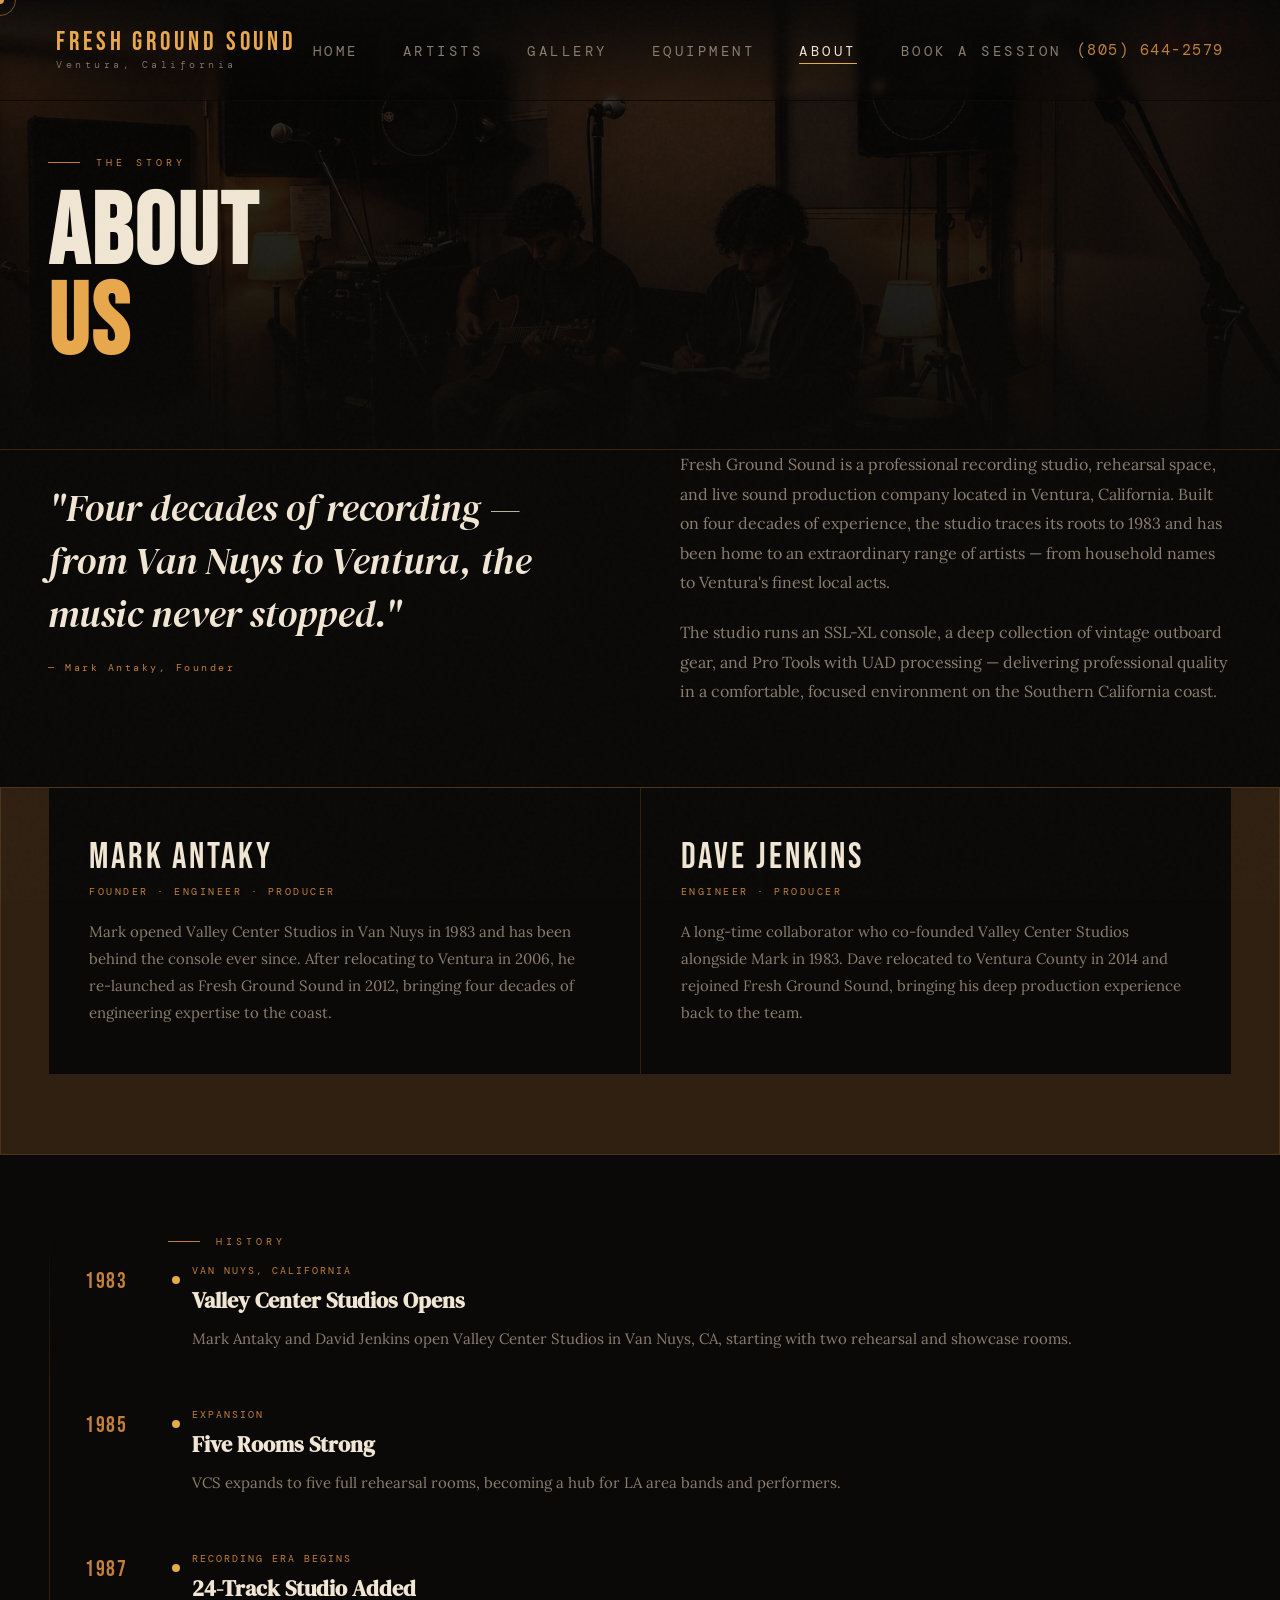
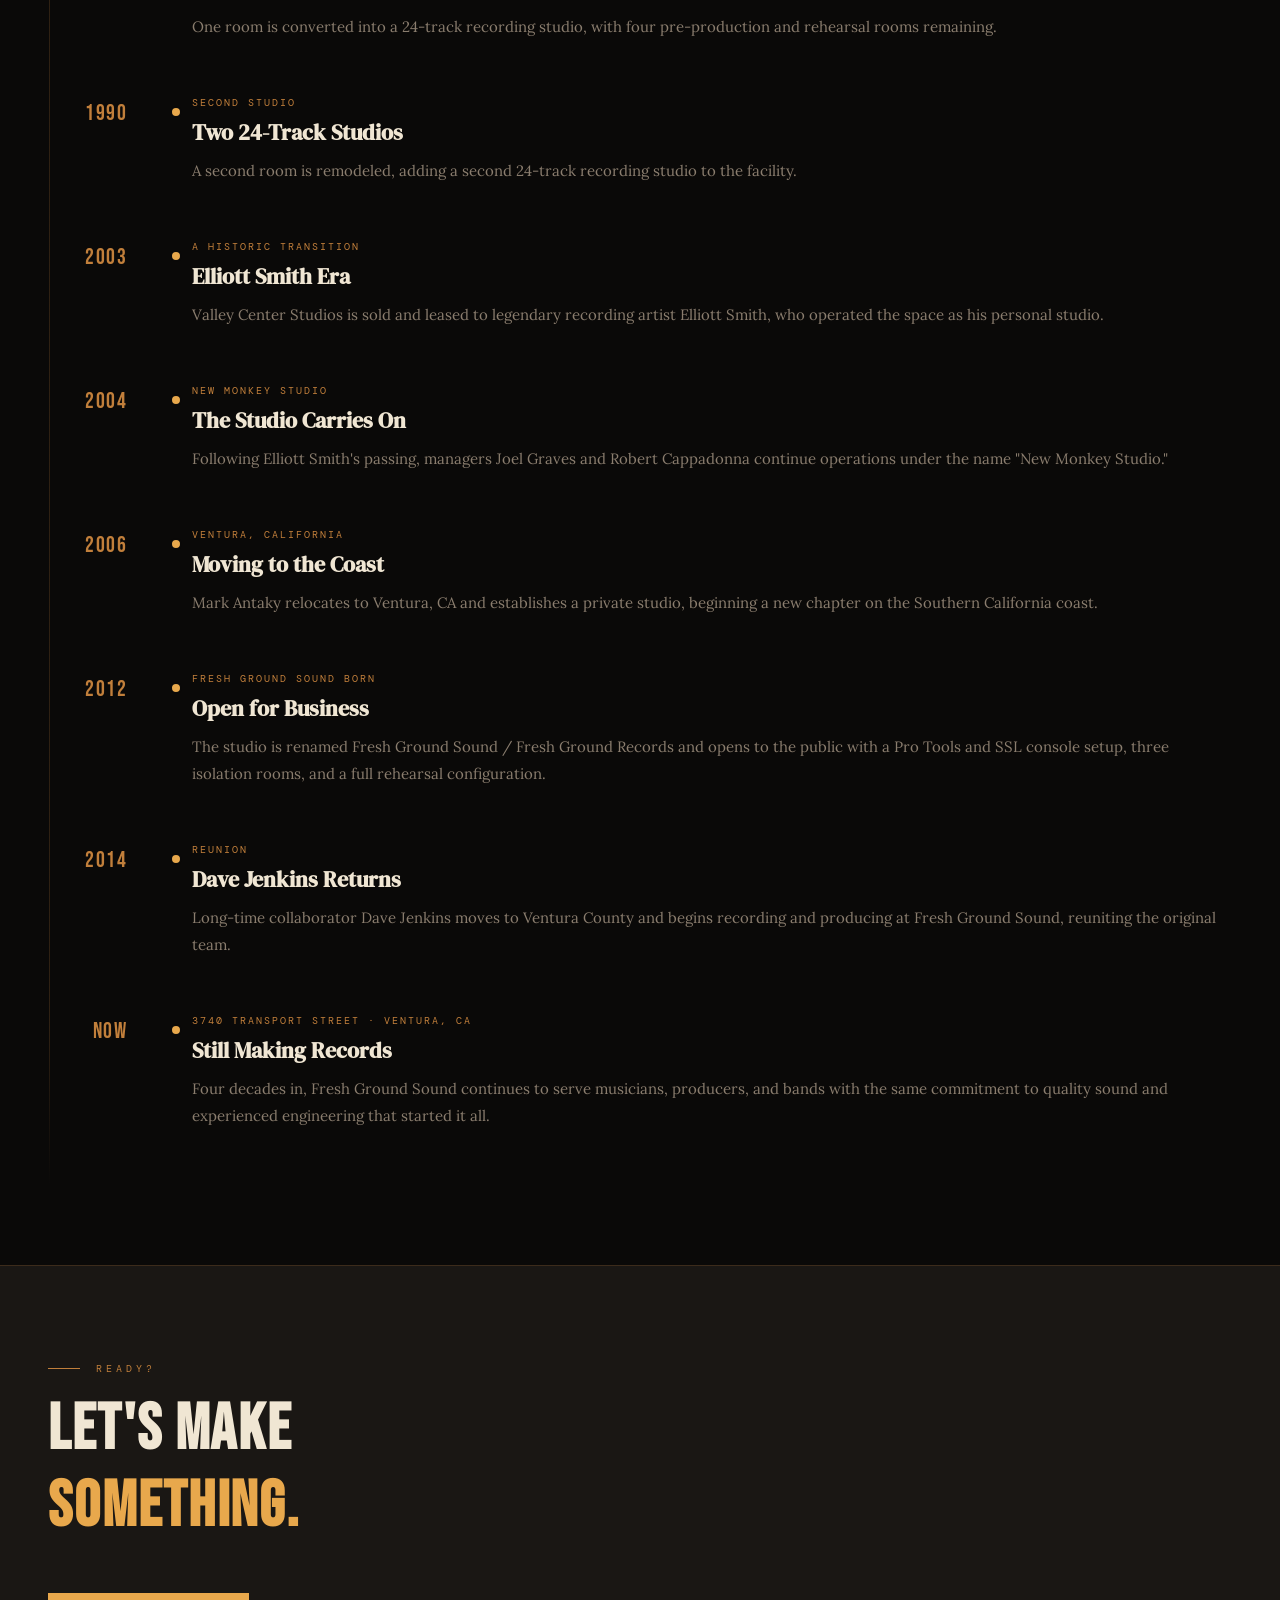
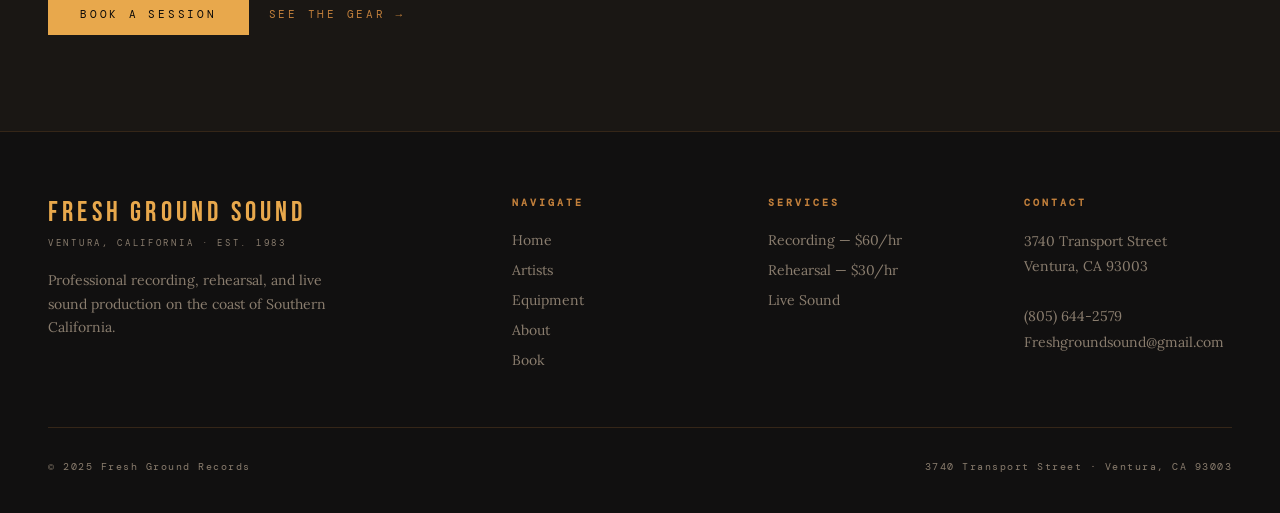
<file: about.html>
<!DOCTYPE html>
<html lang="en">
<head>
<meta charset="UTF-8">
<meta name="viewport" content="width=device-width, initial-scale=1.0">
<title>About — Fresh Ground Sound</title>
<link rel="stylesheet" href="assets/style.css">
<style>
/* Page header override — dark photo background */
.page-header{height:50vh;position:relative;display:flex;align-items:flex-end;padding:0 48px 80px;background:var(--deep);overflow:hidden;}
.page-header::before{content:'';position:absolute;inset:0;background:linear-gradient(to top,rgba(10,9,8,.95) 0%,rgba(10,9,8,.4) 100%);z-index:1;}
.page-header-bg{position:absolute;inset:0;background:url('photos/carousel-7-writing.jpg') center/cover no-repeat;filter:brightness(.35);}
.page-header h1,.page-header .page-header-label{position:relative;z-index:2;}
.timeline {
  padding: 80px 48px;
  position: relative;
}
.timeline::before {
  content: '';
  position: absolute;
  left: calc(48px + 1px);
  top: 80px; bottom: 80px;
  width: 1px;
  background: linear-gradient(to bottom, transparent, var(--hairline) 10%, var(--hairline) 90%, transparent);
}
.timeline-item {
  display: grid;
  grid-template-columns: 80px 1fr;
  gap: 40px;
  margin-bottom: 56px;
  position: relative;
}
.timeline-year {
  font-family: 'Bebas Neue', sans-serif;
  font-size: 22px;
  color: var(--tape);
  letter-spacing: 0.08em;
  text-align: right;
  padding-top: 4px;
  position: relative;
}
.timeline-year::after {
  content: '';
  position: absolute;
  right: -48px;
  top: 10px;
  width: 8px; height: 8px;
  border-radius: 50%;
  background: var(--amber);
  border: 2px solid var(--black);
  transform: translateX(50%);
}
.timeline-content {
  padding-left: 24px;
}
.timeline-content h3 {
  font-family: 'DM Serif Display', serif;
  font-size: 22px;
  color: var(--cream);
  margin-bottom: 10px;
}
.timeline-content p {
  font-size: 15px;
  line-height: 1.8;
  color: var(--muted);
}
.timeline-content .highlight {
  font-family: 'DM Mono', monospace;
  font-size: 10px;
  letter-spacing: 0.2em;
  color: var(--tape);
  text-transform: uppercase;
  margin-bottom: 8px;
  display: block;
}

.about-intro {
  padding: 0 48px 80px;
  display: grid;
  grid-template-columns: 1fr 1fr;
  gap: 80px;
  align-items: center;
}
.about-quote {
  font-family: 'DM Serif Display', serif;
  font-size: clamp(26px, 3vw, 38px);
  font-style: italic;
  line-height: 1.4;
  color: var(--cream);
}
.about-quote .attr {
  font-family: 'DM Mono', monospace;
  font-size: 10px;
  letter-spacing: 0.25em;
  color: var(--tape);
  font-style: normal;
  display: block;
  margin-top: 20px;
}
.about-body p {
  font-size: 16px;
  line-height: 1.85;
  color: var(--muted);
  margin-bottom: 20px;
}
.about-body p:last-child { margin-bottom: 0; }
.people-grid {
  padding: 0 48px 80px;
  display: grid;
  grid-template-columns: repeat(2, 1fr);
  gap: 1px;
  background: var(--hairline);
  border: 1px solid var(--hairline);
}
.person-card {
  background: var(--black);
  padding: 48px 40px;
  transition: background 0.3s;
}
.person-card:hover { background: var(--warm-dark); }
.person-name {
  font-family: 'Bebas Neue', sans-serif;
  font-size: 36px;
  letter-spacing: 0.08em;
  color: var(--cream);
  margin-bottom: 6px;
}
.person-role {
  font-family: 'DM Mono', monospace;
  font-size: 10px;
  letter-spacing: 0.25em;
  color: var(--tape);
  text-transform: uppercase;
  margin-bottom: 20px;
}
.person-bio {
  font-size: 15px;
  line-height: 1.8;
  color: var(--muted);
}
@media(max-width:768px){
  .page-header{padding:0 24px 60px;height:40vh;}
  .about-intro { grid-template-columns: 1fr; gap: 40px; padding: 0 24px 60px; }
  .timeline { padding: 60px 24px; }
  .timeline::before { left: calc(24px + 60px); }
  .people-grid { grid-template-columns: 1fr; padding: 0 24px 60px; }
}
</style>
</head>
<body>
<div class="cursor"></div>
<div class="cursor-ring"></div>

<nav>
  <a href="index.html" class="nav-logo">Fresh Ground Sound<span>Ventura, California</span></a>
  <ul class="nav-links">
    <li><a href="index.html">Home</a></li>
    <li><a href="artists.html">Artists</a></li>
    <li><a href="gallery.html">Gallery</a></li>
    <li><a href="equipment.html">Equipment</a></li>
    <li><a href="about.html">About</a></li>
    <li><a href="contact.html">Book a Session</a></li>
  </ul>
  <a href="tel:8056442579" class="nav-phone">(805) 644-2579</a>
</nav>

<div class="page-header">
  <div class="page-header-bg"></div>
  <div>
  <div class="page-header-label">The Story</div>
  <h1>About<br><span class="accent">Us</span></h1>
  </div>
</div>

<div class="about-intro">
  <div class="about-quote reveal">
    "Four decades of recording — from Van Nuys to Ventura, the music never stopped."
    <span class="attr">— Mark Antaky, Founder</span>
  </div>
  <div class="about-body reveal" style="transition-delay:.15s">
    <p>Fresh Ground Sound is a professional recording studio, rehearsal space, and live sound production company located in Ventura, California. Built on four decades of experience, the studio traces its roots to 1983 and has been home to an extraordinary range of artists — from household names to Ventura's finest local acts.</p>
    <p>The studio runs an SSL-XL console, a deep collection of vintage outboard gear, and Pro Tools with UAD processing — delivering professional quality in a comfortable, focused environment on the Southern California coast.</p>
  </div>
</div>

<div class="people-grid">
  <div class="person-card reveal">
    <div class="person-name">Mark Antaky</div>
    <div class="person-role">Founder · Engineer · Producer</div>
    <p class="person-bio">Mark opened Valley Center Studios in Van Nuys in 1983 and has been behind the console ever since. After relocating to Ventura in 2006, he re-launched as Fresh Ground Sound in 2012, bringing four decades of engineering expertise to the coast.</p>
  </div>
  <div class="person-card reveal" style="transition-delay:.1s">
    <div class="person-name">Dave Jenkins</div>
    <div class="person-role">Engineer · Producer</div>
    <p class="person-bio">A long-time collaborator who co-founded Valley Center Studios alongside Mark in 1983. Dave relocated to Ventura County in 2014 and rejoined Fresh Ground Sound, bringing his deep production experience back to the team.</p>
  </div>
</div>

<!-- Timeline -->
<div class="timeline">
  <div class="section-label reveal" style="margin-left:120px">History</div>

  <div class="timeline-item reveal">
    <div class="timeline-year">1983</div>
    <div class="timeline-content">
      <span class="highlight">Van Nuys, California</span>
      <h3>Valley Center Studios Opens</h3>
      <p>Mark Antaky and David Jenkins open Valley Center Studios in Van Nuys, CA, starting with two rehearsal and showcase rooms.</p>
    </div>
  </div>

  <div class="timeline-item reveal">
    <div class="timeline-year">1985</div>
    <div class="timeline-content">
      <span class="highlight">Expansion</span>
      <h3>Five Rooms Strong</h3>
      <p>VCS expands to five full rehearsal rooms, becoming a hub for LA area bands and performers.</p>
    </div>
  </div>

  <div class="timeline-item reveal">
    <div class="timeline-year">1987</div>
    <div class="timeline-content">
      <span class="highlight">Recording Era Begins</span>
      <h3>24-Track Studio Added</h3>
      <p>One room is converted into a 24-track recording studio, with four pre-production and rehearsal rooms remaining.</p>
    </div>
  </div>

  <div class="timeline-item reveal">
    <div class="timeline-year">1990</div>
    <div class="timeline-content">
      <span class="highlight">Second Studio</span>
      <h3>Two 24-Track Studios</h3>
      <p>A second room is remodeled, adding a second 24-track recording studio to the facility.</p>
    </div>
  </div>

  <div class="timeline-item reveal">
    <div class="timeline-year">2003</div>
    <div class="timeline-content">
      <span class="highlight">A Historic Transition</span>
      <h3>Elliott Smith Era</h3>
      <p>Valley Center Studios is sold and leased to legendary recording artist Elliott Smith, who operated the space as his personal studio.</p>
    </div>
  </div>

  <div class="timeline-item reveal">
    <div class="timeline-year">2004</div>
    <div class="timeline-content">
      <span class="highlight">New Monkey Studio</span>
      <h3>The Studio Carries On</h3>
      <p>Following Elliott Smith's passing, managers Joel Graves and Robert Cappadonna continue operations under the name "New Monkey Studio."</p>
    </div>
  </div>

  <div class="timeline-item reveal">
    <div class="timeline-year">2006</div>
    <div class="timeline-content">
      <span class="highlight">Ventura, California</span>
      <h3>Moving to the Coast</h3>
      <p>Mark Antaky relocates to Ventura, CA and establishes a private studio, beginning a new chapter on the Southern California coast.</p>
    </div>
  </div>

  <div class="timeline-item reveal">
    <div class="timeline-year">2012</div>
    <div class="timeline-content">
      <span class="highlight">Fresh Ground Sound Born</span>
      <h3>Open for Business</h3>
      <p>The studio is renamed Fresh Ground Sound / Fresh Ground Records and opens to the public with a Pro Tools and SSL console setup, three isolation rooms, and a full rehearsal configuration.</p>
    </div>
  </div>

  <div class="timeline-item reveal">
    <div class="timeline-year">2014</div>
    <div class="timeline-content">
      <span class="highlight">Reunion</span>
      <h3>Dave Jenkins Returns</h3>
      <p>Long-time collaborator Dave Jenkins moves to Ventura County and begins recording and producing at Fresh Ground Sound, reuniting the original team.</p>
    </div>
  </div>

  <div class="timeline-item reveal">
    <div class="timeline-year">Now</div>
    <div class="timeline-content">
      <span class="highlight">3740 Transport Street · Ventura, CA</span>
      <h3>Still Making Records</h3>
      <p>Four decades in, Fresh Ground Sound continues to serve musicians, producers, and bands with the same commitment to quality sound and experienced engineering that started it all.</p>
    </div>
  </div>
</div>

<section class="section" style="background:var(--warm-dark);border-top:1px solid var(--hairline)">
  <div class="section-label">Ready?</div>
  <h2 class="section-title">Let's Make<br><span class="accent">Something.</span></h2>
  <div style="display:flex;gap:20px;flex-wrap:wrap">
    <a href="contact.html" class="btn-primary">Book a Session</a>
    <a href="equipment.html" class="btn-ghost">See the Gear</a>
  </div>
</section>

<footer>
  <div class="footer-grid">
    <div class="footer-brand"><div class="logo">Fresh Ground Sound</div><div class="tagline">Ventura, California · Est. 1983</div><p>Professional recording, rehearsal, and live sound production on the coast of Southern California.</p></div>
    <div class="footer-col"><h4>Navigate</h4><ul><li><a href="index.html">Home</a></li><li><a href="artists.html">Artists</a></li><li><a href="equipment.html">Equipment</a></li><li><a href="about.html">About</a></li><li><a href="contact.html">Book</a></li></ul></div>
    <div class="footer-col"><h4>Services</h4><ul><li><a href="equipment.html">Recording — $60/hr</a></li><li><a href="equipment.html">Rehearsal — $30/hr</a></li><li><a href="contact.html">Live Sound</a></li></ul></div>
    <div class="footer-col"><h4>Contact</h4><p>3740 Transport Street<br>Ventura, CA 93003<br><br><a href="tel:8056442579">(805) 644-2579</a><br><a href="mailto:Freshgroundsound@gmail.com">Freshgroundsound@gmail.com</a></p></div>
  </div>
  <div class="footer-bottom"><p>© 2025 Fresh Ground Records</p><p>3740 Transport Street · Ventura, CA 93003</p></div>
</footer>
<script src="assets/nav.js"></script>
</body>
</html>
</file>
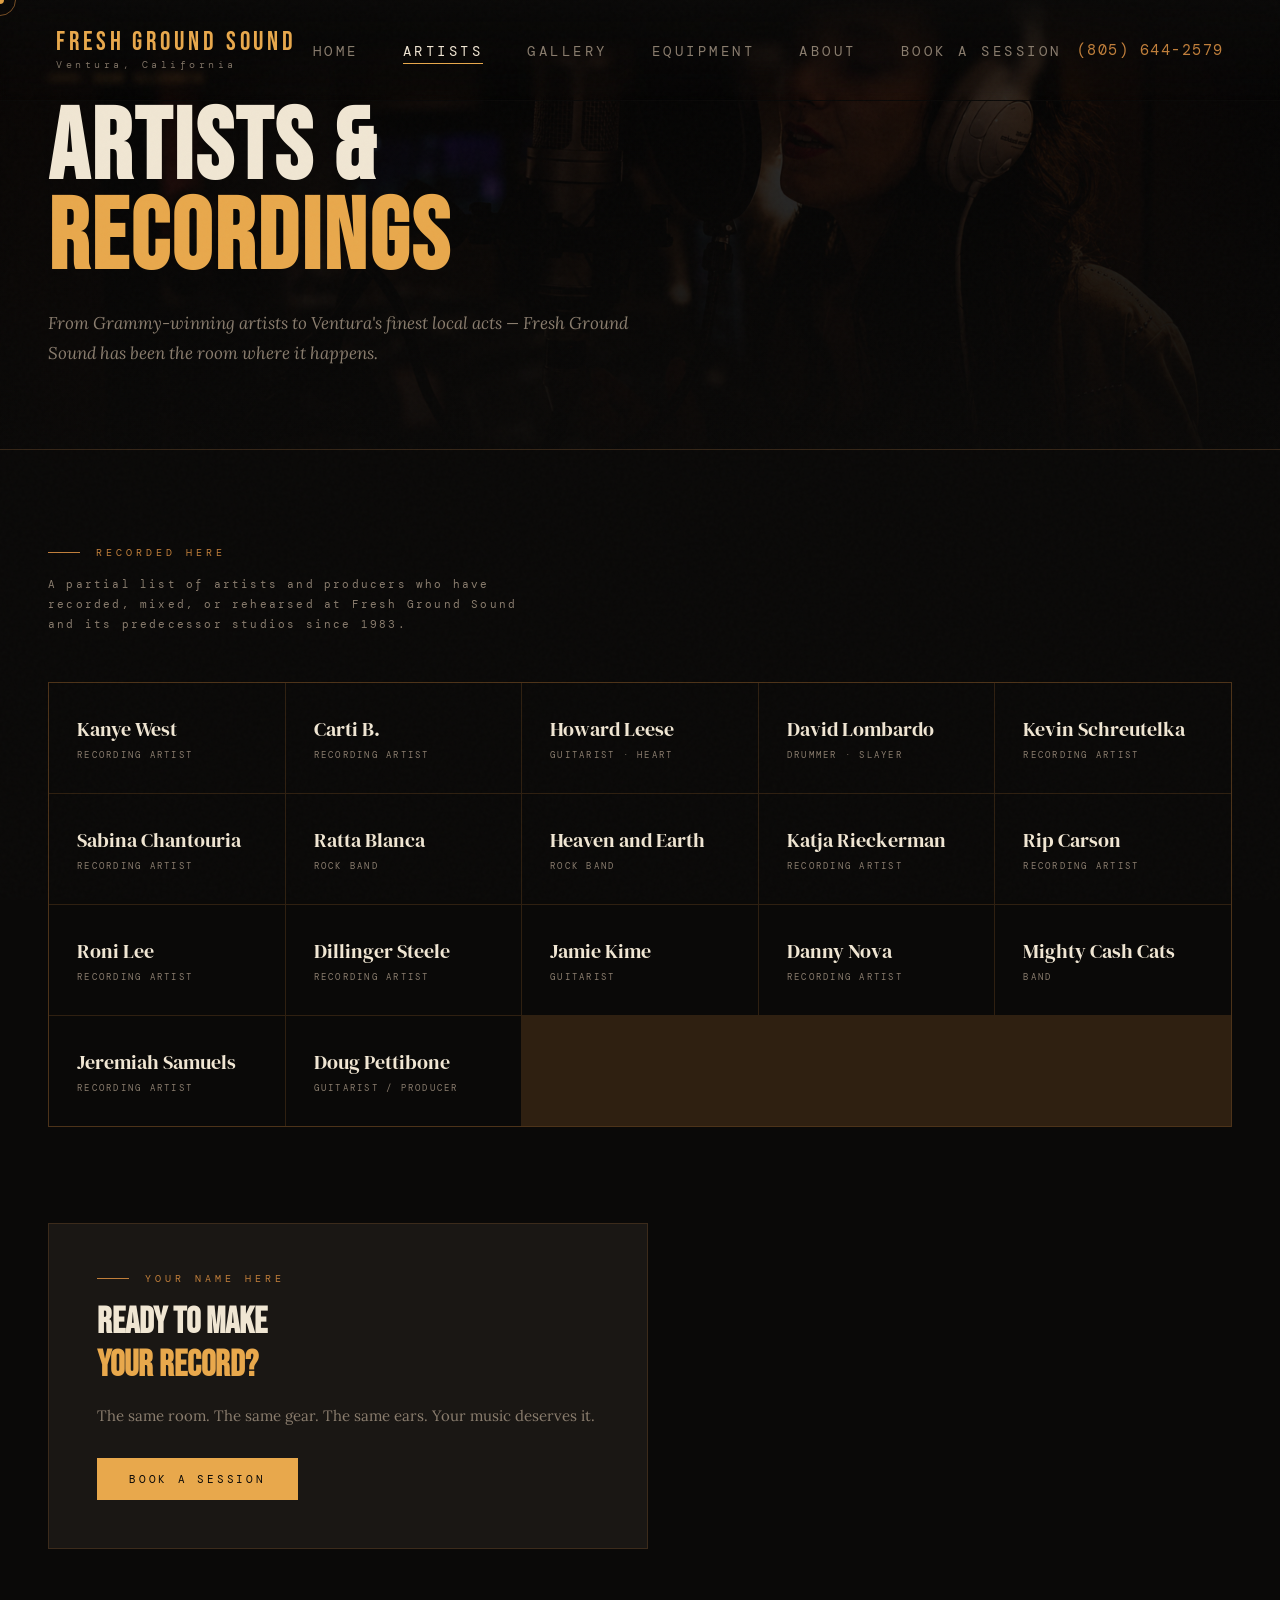
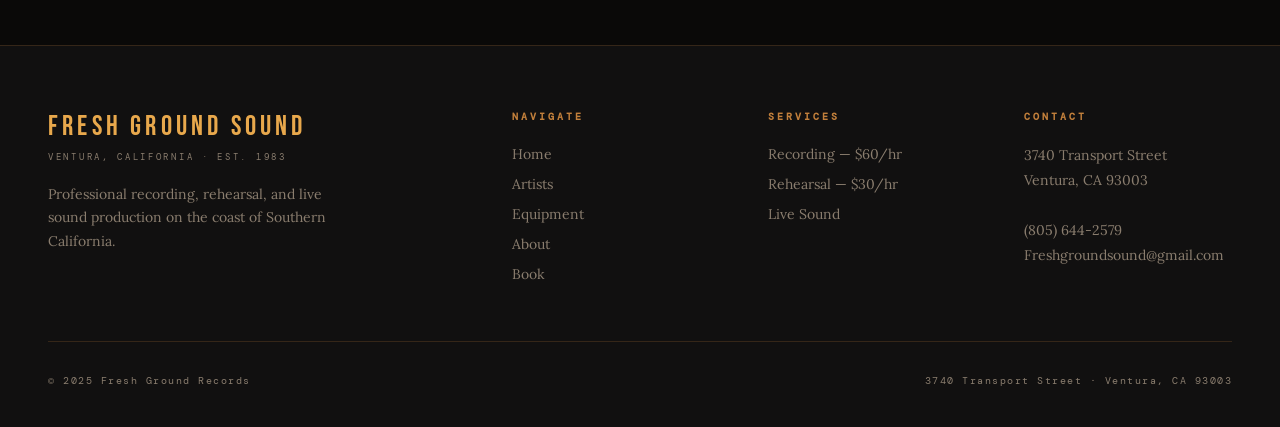
<file: artists.html>
<!DOCTYPE html>
<html lang="en">
<head>
<meta charset="UTF-8">
<meta name="viewport" content="width=device-width, initial-scale=1.0">
<title>Artists — Fresh Ground Sound</title>
<link rel="stylesheet" href="assets/style.css">
<style>
/* Page header override — dark photo background */
.page-header{height:50vh;position:relative;display:flex;align-items:flex-end;padding:0 48px 80px;background:var(--deep);overflow:hidden;}
.page-header::before{content:'';position:absolute;inset:0;background:linear-gradient(to top,rgba(10,9,8,.95) 0%,rgba(10,9,8,.4) 100%);z-index:1;}
.page-header-bg{position:absolute;inset:0;background:url('photos/ig-1-vocalist.jpg') center/cover no-repeat;filter:brightness(.35);transform:scaleX(-1);}
.page-header h1,.page-header .page-header-label,.page-header .intro-text{position:relative;z-index:2;}
.artists-grid {
  display: grid;
  grid-template-columns: repeat(auto-fill, minmax(220px, 1fr));
  gap: 1px;
  background: var(--hairline);
  border: 1px solid var(--hairline);
  margin-top: 48px;
}
.artist-card {
  background: var(--black);
  padding: 32px 28px;
  transition: background 0.3s;
  position: relative;
  overflow: hidden;
}
.artist-card::before {
  content: '';
  position: absolute;
  left: 0; top: 0; bottom: 0;
  width: 2px;
  background: var(--amber);
  transform: scaleY(0);
  transition: transform 0.3s ease;
  transform-origin: bottom;
}
.artist-card:hover { background: var(--warm-dark); }
.artist-card:hover::before { transform: scaleY(1); }
.artist-name {
  font-family: 'DM Serif Display', serif;
  font-size: 20px;
  color: var(--cream);
  margin-bottom: 6px;
  transition: color 0.3s;
}
.artist-card:hover .artist-name { color: var(--amber); }
.artist-type {
  font-family: 'DM Mono', monospace;
  font-size: 9px;
  letter-spacing: 0.25em;
  color: var(--muted);
  text-transform: uppercase;
}
.intro-text {
  max-width: 600px;
  font-size: 17px;
  line-height: 1.8;
  color: var(--muted);
  font-style: italic;
  margin-top: 24px;
}
@media(max-width:768px){
  .page-header{padding:0 24px 60px;height:40vh;}
}
</style>
</head>
<body>
<div class="cursor"></div>
<div class="cursor-ring"></div>

<nav>
  <a href="index.html" class="nav-logo">Fresh Ground Sound<span>Ventura, California</span></a>
  <ul class="nav-links">
    <li><a href="index.html">Home</a></li>
    <li><a href="artists.html">Artists</a></li>
    <li><a href="gallery.html">Gallery</a></li>
    <li><a href="equipment.html">Equipment</a></li>
    <li><a href="about.html">About</a></li>
    <li><a href="contact.html">Book a Session</a></li>
  </ul>
  <a href="tel:8056442579" class="nav-phone">(805) 644-2579</a>
</nav>

<div class="page-header">
  <div class="page-header-bg"></div>
  <div>
  <div class="page-header-label">Our Clients</div>
  <h1>Artists &<br><span class="accent">Recordings</span></h1>
  <p class="intro-text">From Grammy-winning artists to Ventura's finest local acts — Fresh Ground Sound has been the room where it happens.</p>
  </div>
</div>

<section class="section">
  <div class="section-label">Recorded Here</div>
  <p style="font-family:'DM Mono',monospace;font-size:11px;letter-spacing:0.2em;color:var(--muted);max-width:480px;line-height:1.8;">
    A partial list of artists and producers who have recorded, mixed, or rehearsed at Fresh Ground Sound and its predecessor studios since 1983.
  </p>

  <div class="artists-grid">
    <div class="artist-card reveal"><div class="artist-name">Kanye West</div><div class="artist-type">Recording Artist</div></div>
    <div class="artist-card reveal" style="transition-delay:.05s"><div class="artist-name">Carti B.</div><div class="artist-type">Recording Artist</div></div>
    <div class="artist-card reveal" style="transition-delay:.1s"><div class="artist-name">Howard Leese</div><div class="artist-type">Guitarist · Heart</div></div>
    <div class="artist-card reveal" style="transition-delay:.15s"><div class="artist-name">David Lombardo</div><div class="artist-type">Drummer · Slayer</div></div>
    <div class="artist-card reveal" style="transition-delay:.2s"><div class="artist-name">Kevin Schreutelka</div><div class="artist-type">Recording Artist</div></div>
    <div class="artist-card reveal" style="transition-delay:.05s"><div class="artist-name">Sabina Chantouria</div><div class="artist-type">Recording Artist</div></div>
    <div class="artist-card reveal" style="transition-delay:.1s"><div class="artist-name">Ratta Blanca</div><div class="artist-type">Rock Band</div></div>
    <div class="artist-card reveal" style="transition-delay:.15s"><div class="artist-name">Heaven and Earth</div><div class="artist-type">Rock Band</div></div>
    <div class="artist-card reveal" style="transition-delay:.2s"><div class="artist-name">Katja Rieckerman</div><div class="artist-type">Recording Artist</div></div>
    <div class="artist-card reveal" style="transition-delay:.05s"><div class="artist-name">Rip Carson</div><div class="artist-type">Recording Artist</div></div>
    <div class="artist-card reveal" style="transition-delay:.1s"><div class="artist-name">Roni Lee</div><div class="artist-type">Recording Artist</div></div>
    <div class="artist-card reveal" style="transition-delay:.15s"><div class="artist-name">Dillinger Steele</div><div class="artist-type">Recording Artist</div></div>
    <div class="artist-card reveal" style="transition-delay:.2s"><div class="artist-name">Jamie Kime</div><div class="artist-type">Guitarist</div></div>
    <div class="artist-card reveal" style="transition-delay:.05s"><div class="artist-name">Danny Nova</div><div class="artist-type">Recording Artist</div></div>
    <div class="artist-card reveal" style="transition-delay:.1s"><div class="artist-name">Mighty Cash Cats</div><div class="artist-type">Band</div></div>
    <div class="artist-card reveal" style="transition-delay:.15s"><div class="artist-name">Jeremiah Samuels</div><div class="artist-type">Recording Artist</div></div>
    <div class="artist-card reveal" style="transition-delay:.2s"><div class="artist-name">Doug Pettibone</div><div class="artist-type">Guitarist / Producer</div></div>
  </div>
</section>

<section class="section" style="padding-top:0">
  <div style="background:var(--warm-dark);border:1px solid var(--hairline);padding:48px;max-width:600px;" class="reveal">
    <div class="section-label">Your Name Here</div>
    <h2 style="font-family:'Bebas Neue',sans-serif;font-size:36px;color:var(--cream);margin-bottom:16px;">Ready to Make<br><span style="color:var(--amber);">Your Record?</span></h2>
    <p style="font-size:15px;line-height:1.75;color:var(--muted);margin-bottom:28px;">The same room. The same gear. The same ears. Your music deserves it.</p>
    <a href="contact.html" class="btn-primary">Book a Session</a>
  </div>
</section>

<footer>
  <div class="footer-grid">
    <div class="footer-brand"><div class="logo">Fresh Ground Sound</div><div class="tagline">Ventura, California · Est. 1983</div><p>Professional recording, rehearsal, and live sound production on the coast of Southern California.</p></div>
    <div class="footer-col"><h4>Navigate</h4><ul><li><a href="index.html">Home</a></li><li><a href="artists.html">Artists</a></li><li><a href="equipment.html">Equipment</a></li><li><a href="about.html">About</a></li><li><a href="contact.html">Book</a></li></ul></div>
    <div class="footer-col"><h4>Services</h4><ul><li><a href="equipment.html">Recording — $60/hr</a></li><li><a href="equipment.html">Rehearsal — $30/hr</a></li><li><a href="contact.html">Live Sound</a></li></ul></div>
    <div class="footer-col"><h4>Contact</h4><p>3740 Transport Street<br>Ventura, CA 93003<br><br><a href="tel:8056442579">(805) 644-2579</a><br><a href="mailto:Freshgroundsound@gmail.com">Freshgroundsound@gmail.com</a></p></div>
  </div>
  <div class="footer-bottom"><p>© 2025 Fresh Ground Records</p><p>3740 Transport Street · Ventura, CA 93003</p></div>
</footer>

<script src="assets/nav.js"></script>
</body>
</html>
</file>
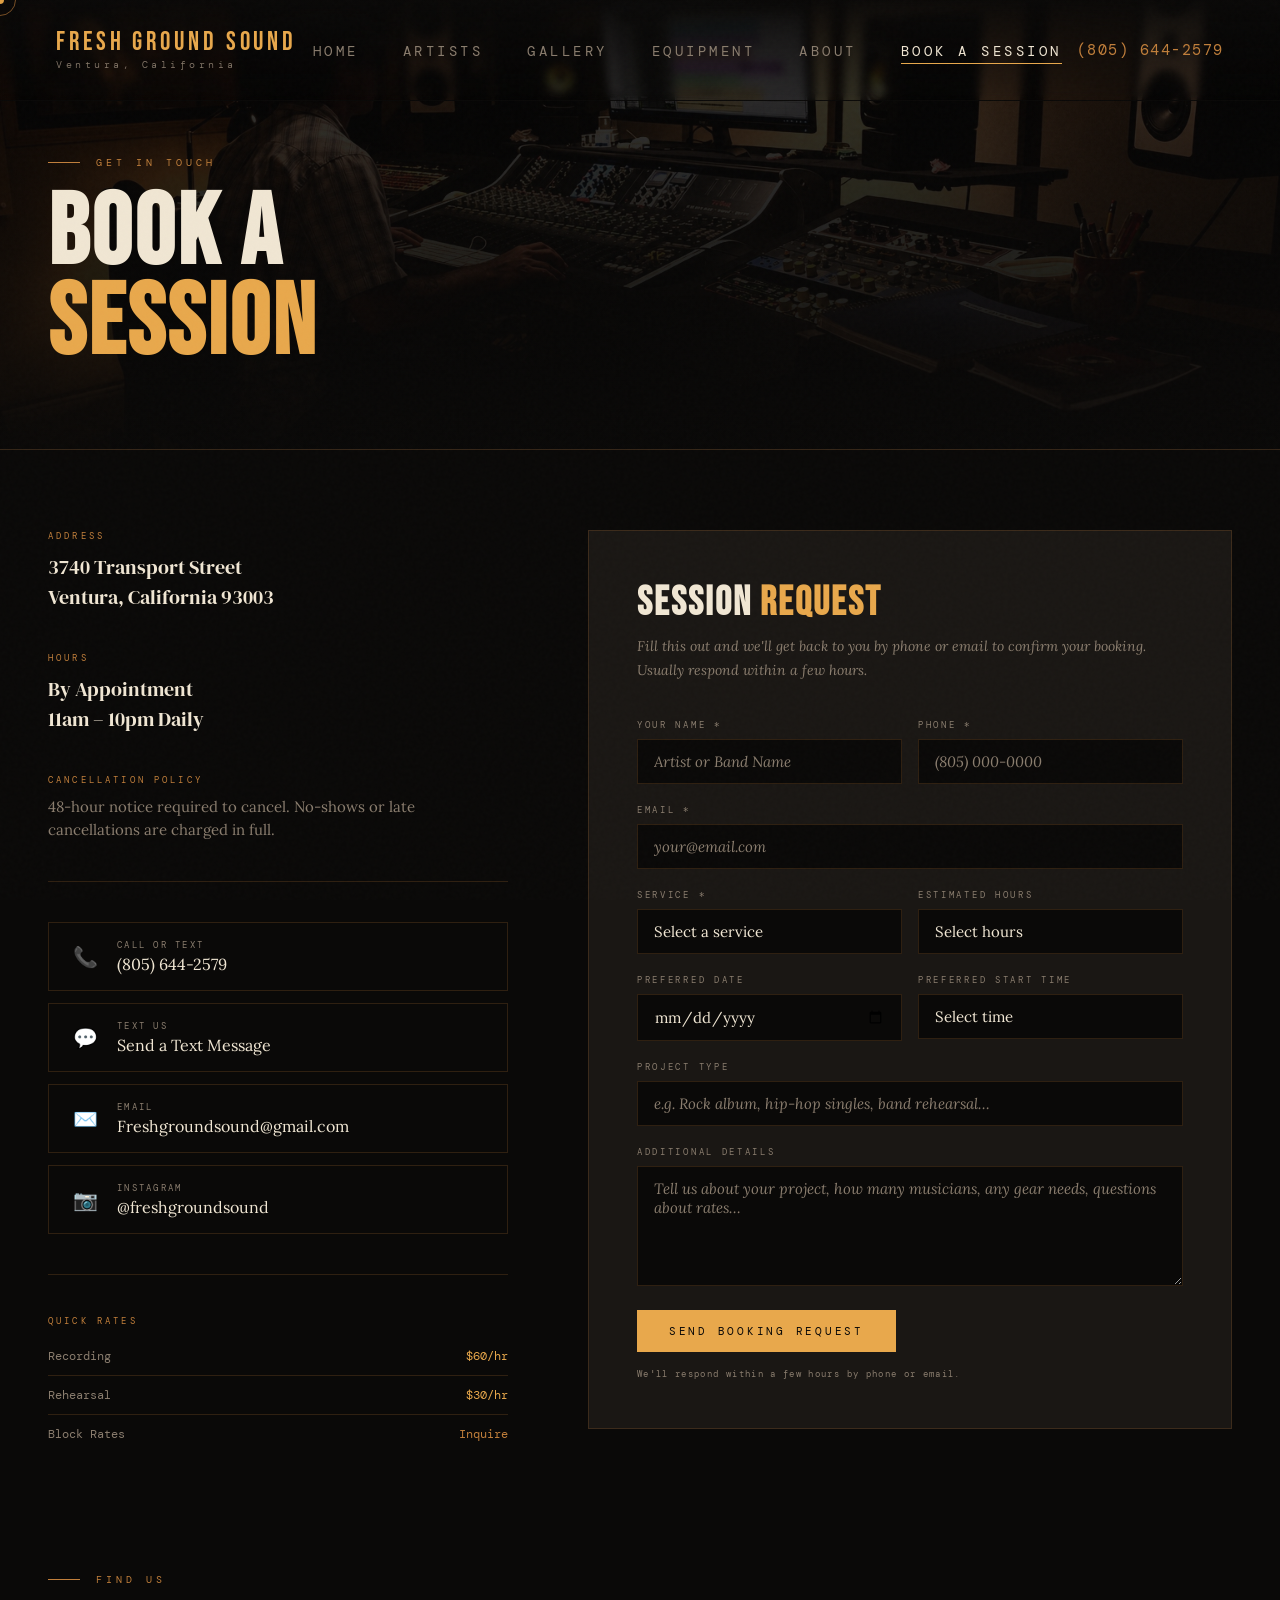
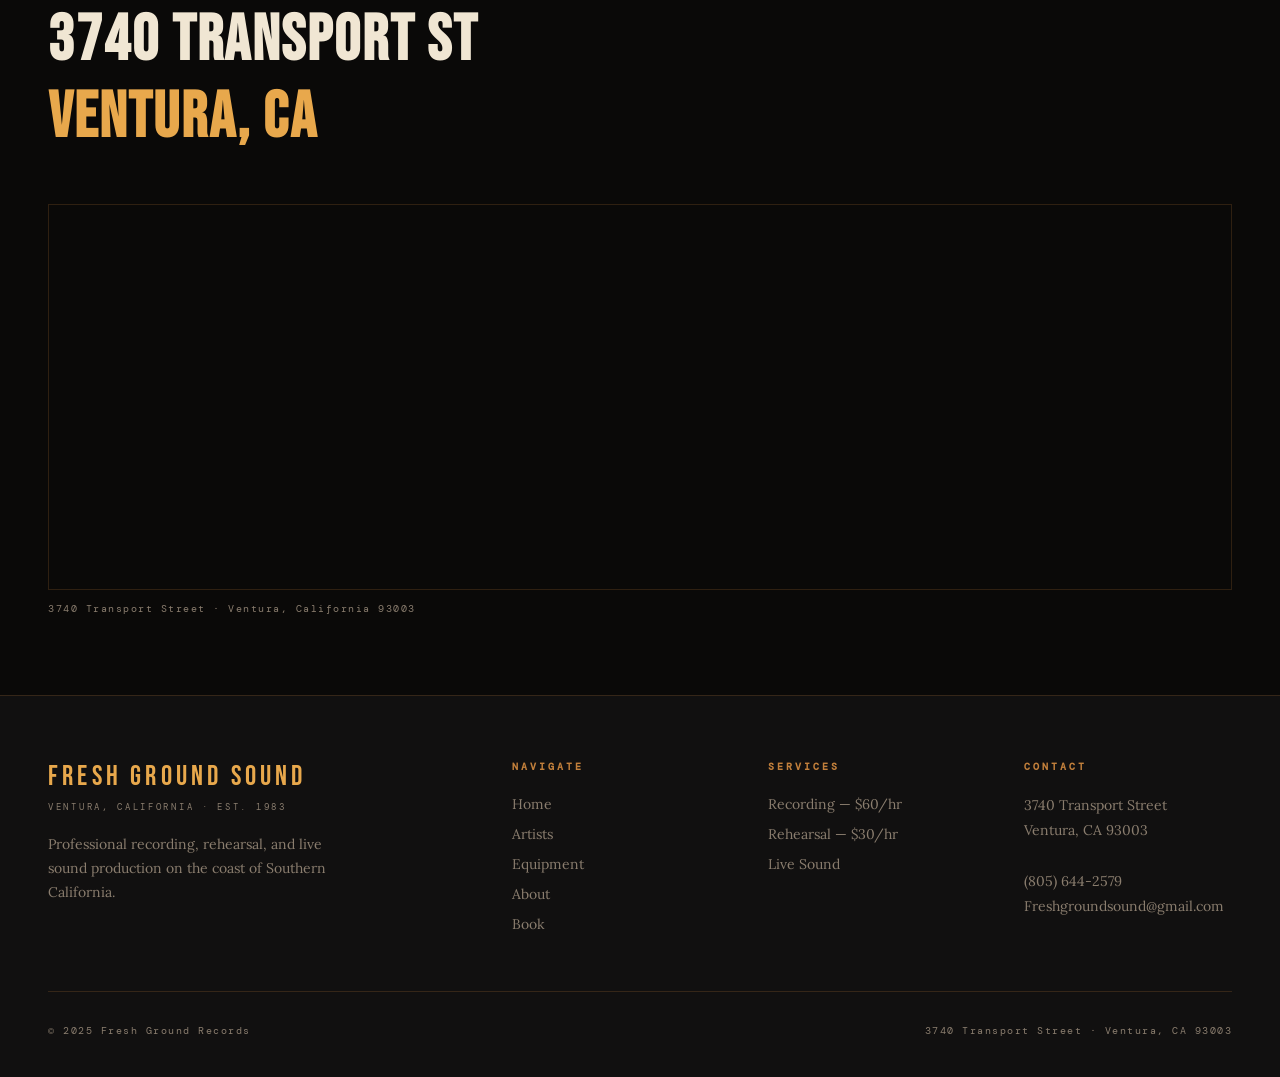
<file: contact.html>
<!DOCTYPE html>
<html lang="en">
<head>
<meta charset="UTF-8">
<meta name="viewport" content="width=device-width, initial-scale=1.0">
<title>Book a Session — Fresh Ground Sound</title>
<link rel="stylesheet" href="assets/style.css">
<style>

/* Page header override — dark photo background */
.page-header{height:50vh;position:relative;display:flex;align-items:flex-end;padding:0 48px 80px;background:var(--deep);overflow:hidden;}
.page-header::before{content:'';position:absolute;inset:0;background:linear-gradient(to top,rgba(10,9,8,.95) 0%,rgba(10,9,8,.4) 100%);z-index:1;}
.page-header-bg{position:absolute;inset:0;background:url('photos/carousel-4-engineer.jpg') center/cover no-repeat;filter:brightness(.35);}
.page-header h1,.page-header .page-header-label{position:relative;z-index:2;}

/*
  FORMSPREE SETUP (Email Delivery):
  ──────────────────────────────────
  1. Go to formspree.io → create free account
  2. Create a new form → copy the form endpoint URL
  3. Replace action="YOUR_FORMSPREE_ENDPOINT" on the form below
  4. That's it — submissions go straight to Freshgroundsound@gmail.com

  SMS SETUP (via Zapier):
  ──────────────────────
  1. Create a free Zapier account at zapier.com
  2. Create a new Zap: Trigger = "Formspree — New Submission"
  3. Action = "SMS by Zapier — Send SMS"
  4. Connect your Formspree form and add the studio's mobile number
  5. Map form fields to the SMS message body
  6. Every new booking request → instant SMS to the studio
*/

.contact-layout {
  padding: 80px 48px;
  display: grid;
  grid-template-columns: 1fr 1.4fr;
  gap: 80px;
  align-items: start;
}

/* Info sidebar */
.contact-info .info-block {
  margin-bottom: 40px;
}
.contact-info .info-label {
  font-family: 'DM Mono', monospace;
  font-size: 9px;
  letter-spacing: 0.35em;
  color: var(--tape);
  text-transform: uppercase;
  margin-bottom: 10px;
}
.contact-info .info-value {
  font-family: 'DM Serif Display', serif;
  font-size: 20px;
  color: var(--cream);
  line-height: 1.5;
}
.contact-info .info-value a {
  color: var(--cream);
  text-decoration: none;
  transition: color 0.3s;
}
.contact-info .info-value a:hover { color: var(--amber); }

.contact-divider {
  width: 100%;
  height: 1px;
  background: var(--hairline);
  margin: 40px 0;
}

.quick-contact-btns {
  display: flex;
  flex-direction: column;
  gap: 12px;
}
.qc-btn {
  display: flex;
  align-items: center;
  gap: 16px;
  padding: 16px 20px;
  border: 1px solid var(--hairline);
  text-decoration: none;
  transition: border-color 0.3s, background 0.3s;
  background: transparent;
}
.qc-btn:hover {
  border-color: var(--tape);
  background: var(--glow);
}
.qc-btn-icon {
  font-size: 20px;
  width: 32px;
  text-align: center;
}
.qc-btn-text .label {
  font-family: 'DM Mono', monospace;
  font-size: 9px;
  letter-spacing: 0.25em;
  color: var(--muted);
  text-transform: uppercase;
  display: block;
  margin-bottom: 3px;
}
.qc-btn-text .value {
  font-family: 'Lora', serif;
  font-size: 16px;
  color: var(--cream);
}

/* Booking Form */
.booking-form-wrap {
  background: var(--warm-dark);
  border: 1px solid var(--hairline);
  padding: 48px;
}
.booking-form-wrap h2 {
  font-family: 'Bebas Neue', sans-serif;
  font-size: 40px;
  letter-spacing: 0.05em;
  color: var(--cream);
  margin-bottom: 8px;
}
.booking-form-wrap h2 .accent { color: var(--amber); }
.booking-form-wrap .form-intro {
  font-size: 14px;
  color: var(--muted);
  font-style: italic;
  margin-bottom: 36px;
  line-height: 1.7;
}

.form-row {
  display: grid;
  grid-template-columns: 1fr 1fr;
  gap: 16px;
}
.form-group {
  margin-bottom: 20px;
}
.form-group label {
  font-family: 'DM Mono', monospace;
  font-size: 9px;
  letter-spacing: 0.3em;
  color: var(--muted);
  text-transform: uppercase;
  display: block;
  margin-bottom: 8px;
}
.form-group input,
.form-group select,
.form-group textarea {
  width: 100%;
  background: var(--black);
  border: 1px solid var(--hairline);
  color: var(--cream);
  font-family: 'Lora', serif;
  font-size: 15px;
  padding: 12px 16px;
  outline: none;
  transition: border-color 0.3s;
  appearance: none;
  -webkit-appearance: none;
}
.form-group input:focus,
.form-group select:focus,
.form-group textarea:focus {
  border-color: var(--tape);
}
.form-group input::placeholder,
.form-group textarea::placeholder { color: var(--muted); font-style: italic; }
.form-group select { cursor: none; }
.form-group select option { background: var(--black); }
.form-group textarea { resize: vertical; min-height: 120px; }

/* Rate estimator */
.rate-estimator {
  background: var(--black);
  border: 1px solid var(--hairline);
  padding: 20px;
  margin-bottom: 24px;
}
.rate-estimator-label {
  font-family: 'DM Mono', monospace;
  font-size: 9px;
  letter-spacing: 0.3em;
  color: var(--tape);
  text-transform: uppercase;
  margin-bottom: 12px;
}
.rate-display {
  display: flex;
  justify-content: space-between;
  align-items: center;
}
.rate-display .est-total {
  font-family: 'Bebas Neue', sans-serif;
  font-size: 36px;
  color: var(--amber);
  letter-spacing: 0.05em;
}
.rate-display .est-note {
  font-family: 'DM Mono', monospace;
  font-size: 10px;
  letter-spacing: 0.1em;
  color: var(--muted);
  text-align: right;
  line-height: 1.6;
}

.form-submit {
  display: flex;
  gap: 16px;
  align-items: center;
  margin-top: 8px;
  flex-wrap: wrap;
}
.form-submit p {
  font-family: 'DM Mono', monospace;
  font-size: 9px;
  letter-spacing: 0.15em;
  color: var(--muted);
}

/* Success state */
.form-success {
  display: none;
  text-align: center;
  padding: 48px 32px;
}
.form-success .success-icon { font-size: 48px; margin-bottom: 20px; }
.form-success h3 {
  font-family: 'Bebas Neue', sans-serif;
  font-size: 36px;
  color: var(--amber);
  letter-spacing: 0.1em;
  margin-bottom: 12px;
}
.form-success p {
  font-size: 15px;
  color: var(--muted);
  line-height: 1.7;
}

/* Map section */
.map-section {
  padding: 0 48px 80px;
}
.map-wrap {
  border: 1px solid var(--hairline);
  overflow: hidden;
}
.map-wrap iframe {
  width: 100%;
  height: 380px;
  border: none;
  filter: invert(1) hue-rotate(180deg) brightness(0.85) saturate(0.6);
}

@media(max-width:900px){
  .page-header{padding:0 24px 60px;height:40vh;}
  .contact-layout { grid-template-columns: 1fr; gap: 48px; padding: 60px 24px; }
  .form-row { grid-template-columns: 1fr; }
  .booking-form-wrap { padding: 32px 24px; }
  .map-section { padding: 0 24px 60px; }
}
</style>
</head>
<body>
<div class="cursor"></div>
<div class="cursor-ring"></div>

<nav>
  <a href="index.html" class="nav-logo">Fresh Ground Sound<span>Ventura, California</span></a>
  <ul class="nav-links">
    <li><a href="index.html">Home</a></li>
    <li><a href="artists.html">Artists</a></li>
    <li><a href="gallery.html">Gallery</a></li>
    <li><a href="equipment.html">Equipment</a></li>
    <li><a href="about.html">About</a></li>
    <li><a href="contact.html">Book a Session</a></li>
  </ul>
  <a href="tel:8056442579" class="nav-phone">(805) 644-2579</a>
</nav>

<div class="page-header">
  <div class="page-header-bg"></div>
  <div>
  <div class="page-header-label">Get in Touch</div>
  <h1>Book a<br><span class="accent">Session</span></h1>
  </div>
</div>

<div class="contact-layout">

  <!-- Left: Info -->
  <div class="contact-info reveal">
    <div class="info-block">
      <div class="info-label">Address</div>
      <div class="info-value">3740 Transport Street<br>Ventura, California 93003</div>
    </div>
    <div class="info-block">
      <div class="info-label">Hours</div>
      <div class="info-value">By Appointment<br>11am – 10pm Daily</div>
    </div>
    <div class="info-block">
      <div class="info-label">Cancellation Policy</div>
      <div class="info-value" style="font-size:15px;color:var(--muted);font-family:'Lora',serif">48-hour notice required to cancel. No-shows or late cancellations are charged in full.</div>
    </div>

    <div class="contact-divider"></div>

    <div class="quick-contact-btns">
      <a href="tel:8056442579" class="qc-btn">
        <span class="qc-btn-icon">📞</span>
        <div class="qc-btn-text">
          <span class="label">Call or Text</span>
          <span class="value">(805) 644-2579</span>
        </div>
      </a>
      <a href="sms:8056442579" class="qc-btn">
        <span class="qc-btn-icon">💬</span>
        <div class="qc-btn-text">
          <span class="label">Text Us</span>
          <span class="value">Send a Text Message</span>
        </div>
      </a>
      <a href="mailto:Freshgroundsound@gmail.com" class="qc-btn">
        <span class="qc-btn-icon">✉️</span>
        <div class="qc-btn-text">
          <span class="label">Email</span>
          <span class="value">Freshgroundsound@gmail.com</span>
        </div>
      </a>
      <a href="https://instagram.com/freshgroundsound" target="_blank" rel="noopener" class="qc-btn">
        <span class="qc-btn-icon">📷</span>
        <div class="qc-btn-text">
          <span class="label">Instagram</span>
          <span class="value">@freshgroundsound</span>
        </div>
      </a>
    </div>

    <div class="contact-divider"></div>

    <div class="info-block">
      <div class="info-label">Quick Rates</div>
      <div class="info-value" style="font-size:16px">
        <div style="display:flex;justify-content:space-between;border-bottom:1px solid var(--hairline);padding:10px 0;font-family:'DM Mono',monospace;font-size:12px;">
          <span style="color:var(--muted)">Recording</span><span style="color:var(--amber)">$60/hr</span>
        </div>
        <div style="display:flex;justify-content:space-between;border-bottom:1px solid var(--hairline);padding:10px 0;font-family:'DM Mono',monospace;font-size:12px;">
          <span style="color:var(--muted)">Rehearsal</span><span style="color:var(--amber)">$30/hr</span>
        </div>
        <div style="display:flex;justify-content:space-between;padding:10px 0;font-family:'DM Mono',monospace;font-size:12px;">
          <span style="color:var(--muted)">Block Rates</span><span style="color:var(--tape)">Inquire</span>
        </div>
      </div>
    </div>
  </div>

  <!-- Right: Form -->
  <div class="booking-form-wrap reveal" style="transition-delay:.15s">
    <h2>Session <span class="accent">Request</span></h2>
    <p class="form-intro">Fill this out and we'll get back to you by phone or email to confirm your booking. Usually respond within a few hours.</p>

    <!--
      SETUP: Replace action="" below with your Formspree endpoint.
      Example: action="https://formspree.io/f/xabcdefg"
      Get your endpoint at formspree.io (free, no account required for basics)
    -->
    <form id="bookingForm" action="YOUR_FORMSPREE_ENDPOINT" method="POST">
      <!-- Hidden fields for Formspree -->
      <input type="hidden" name="_subject" value="New Fresh Ground Sound Booking Request">
      <input type="hidden" name="_next" value="">

      <div class="form-row">
        <div class="form-group">
          <label for="name">Your Name *</label>
          <input type="text" id="name" name="name" placeholder="Artist or Band Name" required>
        </div>
        <div class="form-group">
          <label for="phone">Phone *</label>
          <input type="tel" id="phone" name="phone" placeholder="(805) 000-0000" required>
        </div>
      </div>

      <div class="form-group">
        <label for="email">Email *</label>
        <input type="email" id="email" name="email" placeholder="your@email.com" required>
      </div>

      <div class="form-row">
        <div class="form-group">
          <label for="service">Service *</label>
          <select id="service" name="service" required onchange="updateEstimate()">
            <option value="" disabled selected>Select a service</option>
            <option value="recording">Recording — $60/hr</option>
            <option value="rehearsal">Rehearsal — $30/hr</option>
            <option value="live-sound">Live Sound Production</option>
            <option value="block-rate">Block Rate (inquire)</option>
          </select>
        </div>
        <div class="form-group">
          <label for="hours">Estimated Hours</label>
          <select id="hours" name="hours" onchange="updateEstimate()">
            <option value="0">Select hours</option>
            <option value="1">1 hour</option>
            <option value="2">2 hours</option>
            <option value="3">3 hours</option>
            <option value="4">4 hours</option>
            <option value="5">5 hours</option>
            <option value="8">8 hours</option>
            <option value="12">12 hours (Day Lockout)</option>
          </select>
        </div>
      </div>

      <div class="form-row">
        <div class="form-group">
          <label for="preferred-date">Preferred Date</label>
          <input type="date" id="preferred-date" name="preferred_date">
        </div>
        <div class="form-group">
          <label for="preferred-time">Preferred Start Time</label>
          <select id="preferred-time" name="preferred_time">
            <option value="">Select time</option>
            <option>11:00 AM</option>
            <option>12:00 PM</option>
            <option>1:00 PM</option>
            <option>2:00 PM</option>
            <option>3:00 PM</option>
            <option>4:00 PM</option>
            <option>5:00 PM</option>
            <option>6:00 PM</option>
            <option>7:00 PM</option>
            <option>8:00 PM</option>
          </select>
        </div>
      </div>

      <!-- Rate Estimator -->
      <div class="rate-estimator" id="rateEstimator" style="display:none">
        <div class="rate-estimator-label">Estimated Session Cost</div>
        <div class="rate-display">
          <div class="est-total" id="estTotal">$0</div>
          <div class="est-note" id="estNote">Estimate only<br>Final rate confirmed at booking</div>
        </div>
      </div>

      <div class="form-group">
        <label for="project-type">Project Type</label>
        <input type="text" id="project-type" name="project_type" placeholder="e.g. Rock album, hip-hop singles, band rehearsal…">
      </div>

      <div class="form-group">
        <label for="message">Additional Details</label>
        <textarea id="message" name="message" placeholder="Tell us about your project, how many musicians, any gear needs, questions about rates…"></textarea>
      </div>

      <!-- Honeypot anti-spam -->
      <input type="text" name="_gotcha" style="display:none">

      <div class="form-submit">
        <button type="submit" class="btn-primary">Send Booking Request</button>
        <p>We'll respond within a few hours by phone or email.</p>
      </div>
    </form>

    <div class="form-success" id="formSuccess">
      <div class="success-icon">🎙️</div>
      <h3>Request Sent!</h3>
      <p>We'll be in touch shortly to confirm your session.<br>
      Questions? Call us at <a href="tel:8056442579" style="color:var(--amber)">(805) 644-2579</a>.</p>
    </div>
  </div>
</div>

<!-- Map -->
<div class="map-section">
  <div class="section-label reveal">Find Us</div>
  <h2 class="section-title reveal">3740 Transport St<br><span class="accent">Ventura, CA</span></h2>
  <div class="map-wrap reveal" style="transition-delay:.1s">
    <iframe
      src="https://www.google.com/maps/embed?pb=!1m18!1m12!1m3!1d3293.9!2d-119.228!3d34.242!2m3!1f0!2f0!3f0!3m2!1i1024!2i768!4f13.1!3m3!1m2!1s0x0%3A0x0!2s3740+Transport+St%2C+Ventura%2C+CA+93003!5e0!3m2!1sen!2sus!4v1"
      allowfullscreen=""
      loading="lazy"
      referrerpolicy="no-referrer-when-downgrade"
      title="Fresh Ground Sound Location">
    </iframe>
  </div>
  <p style="font-family:'DM Mono',monospace;font-size:10px;letter-spacing:0.15em;color:var(--muted);margin-top:12px">
    3740 Transport Street · Ventura, California 93003
  </p>
</div>

<footer>
  <div class="footer-grid">
    <div class="footer-brand"><div class="logo">Fresh Ground Sound</div><div class="tagline">Ventura, California · Est. 1983</div><p>Professional recording, rehearsal, and live sound production on the coast of Southern California.</p></div>
    <div class="footer-col"><h4>Navigate</h4><ul><li><a href="index.html">Home</a></li><li><a href="artists.html">Artists</a></li><li><a href="equipment.html">Equipment</a></li><li><a href="about.html">About</a></li><li><a href="contact.html">Book</a></li></ul></div>
    <div class="footer-col"><h4>Services</h4><ul><li><a href="equipment.html">Recording — $60/hr</a></li><li><a href="equipment.html">Rehearsal — $30/hr</a></li><li><a href="contact.html">Live Sound</a></li></ul></div>
    <div class="footer-col"><h4>Contact</h4><p>3740 Transport Street<br>Ventura, CA 93003<br><br><a href="tel:8056442579">(805) 644-2579</a><br><a href="mailto:Freshgroundsound@gmail.com">Freshgroundsound@gmail.com</a></p></div>
  </div>
  <div class="footer-bottom"><p>© 2025 Fresh Ground Records</p><p>3740 Transport Street · Ventura, CA 93003</p></div>
</footer>

<script src="assets/nav.js"></script>
<script>
// Rate estimator
function updateEstimate() {
  const service = document.getElementById('service').value;
  const hours = parseFloat(document.getElementById('hours').value) || 0;
  const estimator = document.getElementById('rateEstimator');
  const totalEl = document.getElementById('estTotal');
  const noteEl = document.getElementById('estNote');

  const rates = { recording: 60, rehearsal: 30 };

  if (!service || !hours || !(service in rates)) {
    estimator.style.display = 'none';
    return;
  }

  estimator.style.display = 'block';
  let total = rates[service] * hours;

  // Rehearsal package rates
  if (service === 'rehearsal') {
    if (hours >= 12) total = 240;
    else if (hours >= 5) total = 130;
    else if (hours >= 4) total = 110;
    else if (hours >= 3) total = 90;
  }

  totalEl.textContent = '$' + total.toFixed(0);
  noteEl.innerHTML = `Estimate only<br>Final rate confirmed at booking`;
}

// Form submission
document.getElementById('bookingForm').addEventListener('submit', async function(e) {
  e.preventDefault();

  const form = this;
  const action = form.getAttribute('action');

  // If Formspree not yet configured, show a friendly message
  if (!action || action === 'YOUR_FORMSPREE_ENDPOINT') {
    alert('Booking form not yet configured. Please call (805) 644-2579 or email Freshgroundsound@gmail.com to book your session.');
    return;
  }

  const btn = form.querySelector('button[type="submit"]');
  btn.textContent = 'Sending…';
  btn.disabled = true;

  try {
    const resp = await fetch(action, {
      method: 'POST',
      body: new FormData(form),
      headers: { 'Accept': 'application/json' }
    });

    if (resp.ok) {
      form.style.display = 'none';
      document.getElementById('formSuccess').style.display = 'block';
    } else {
      throw new Error('Submit failed');
    }
  } catch(err) {
    btn.textContent = 'Send Booking Request';
    btn.disabled = false;
    alert('Something went wrong. Please call (805) 644-2579 or email Freshgroundsound@gmail.com directly.');
  }
});
</script>
</body>
</html>
</file>
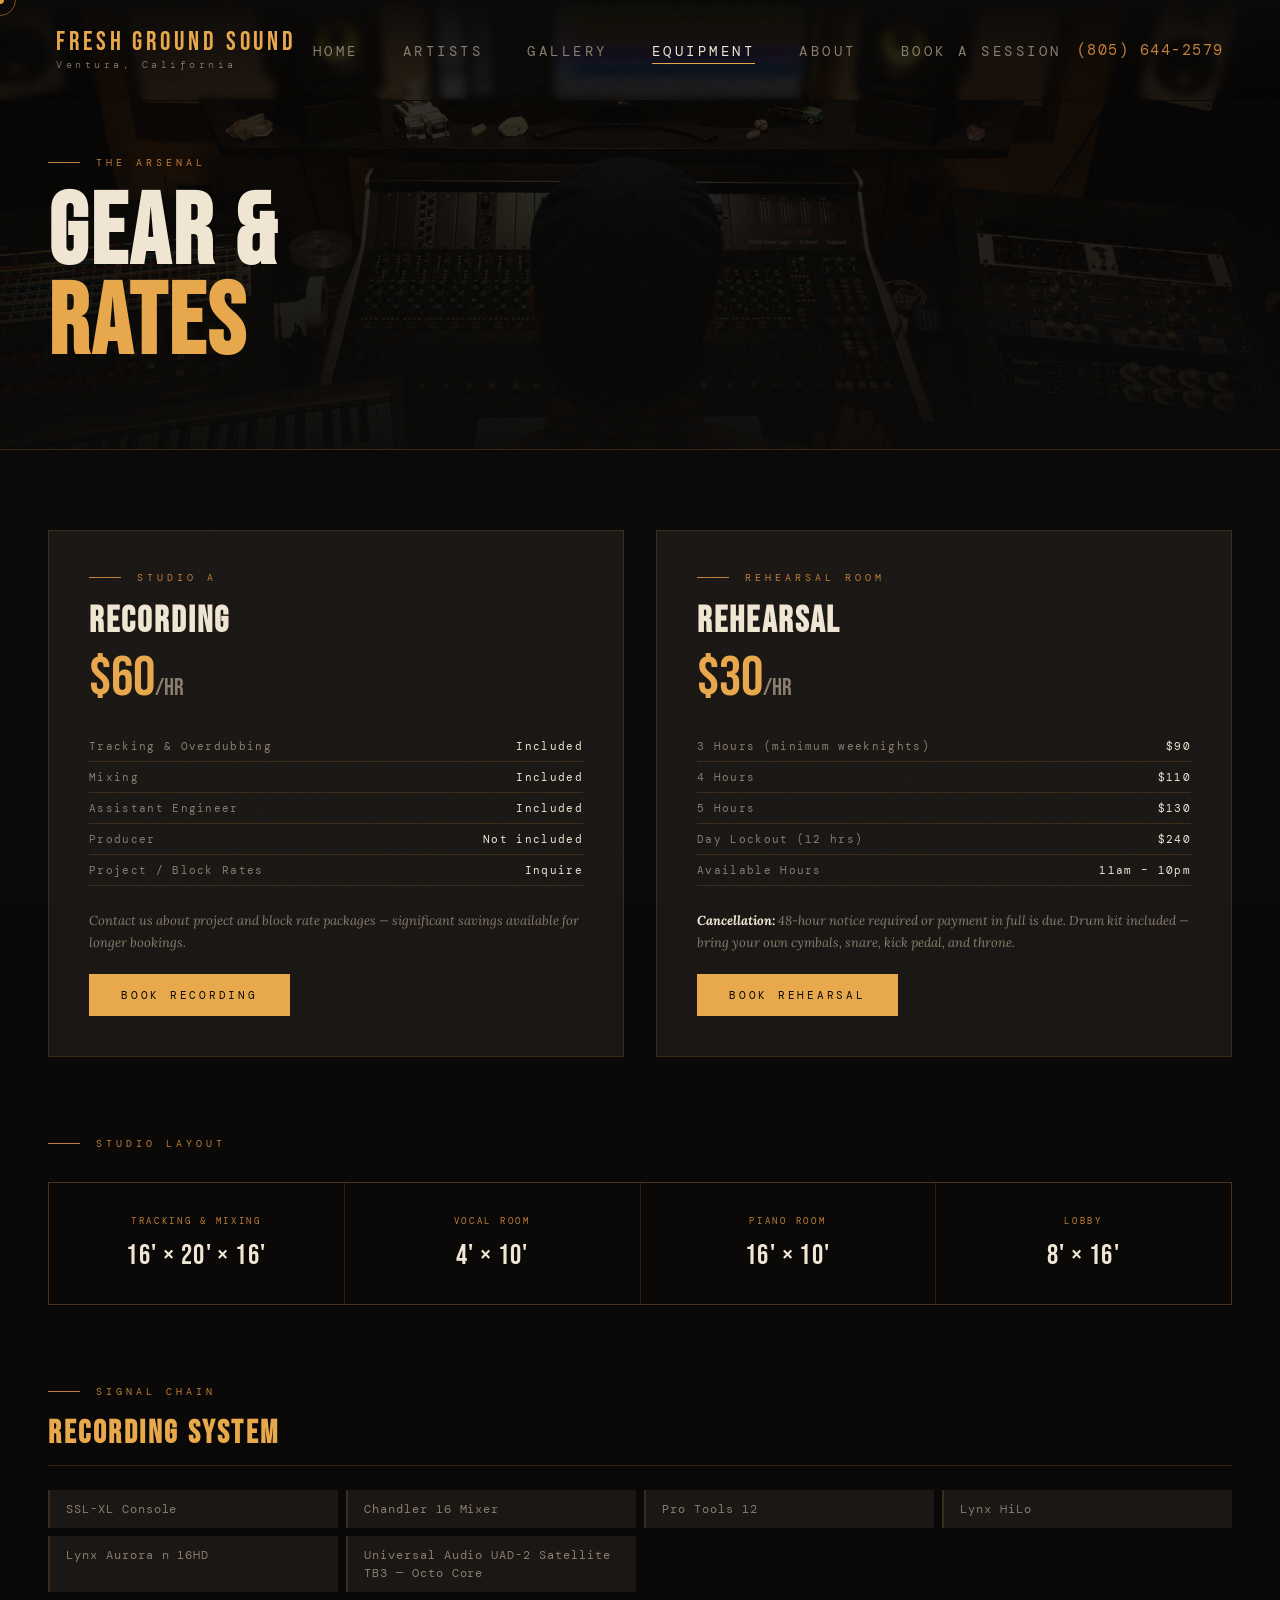
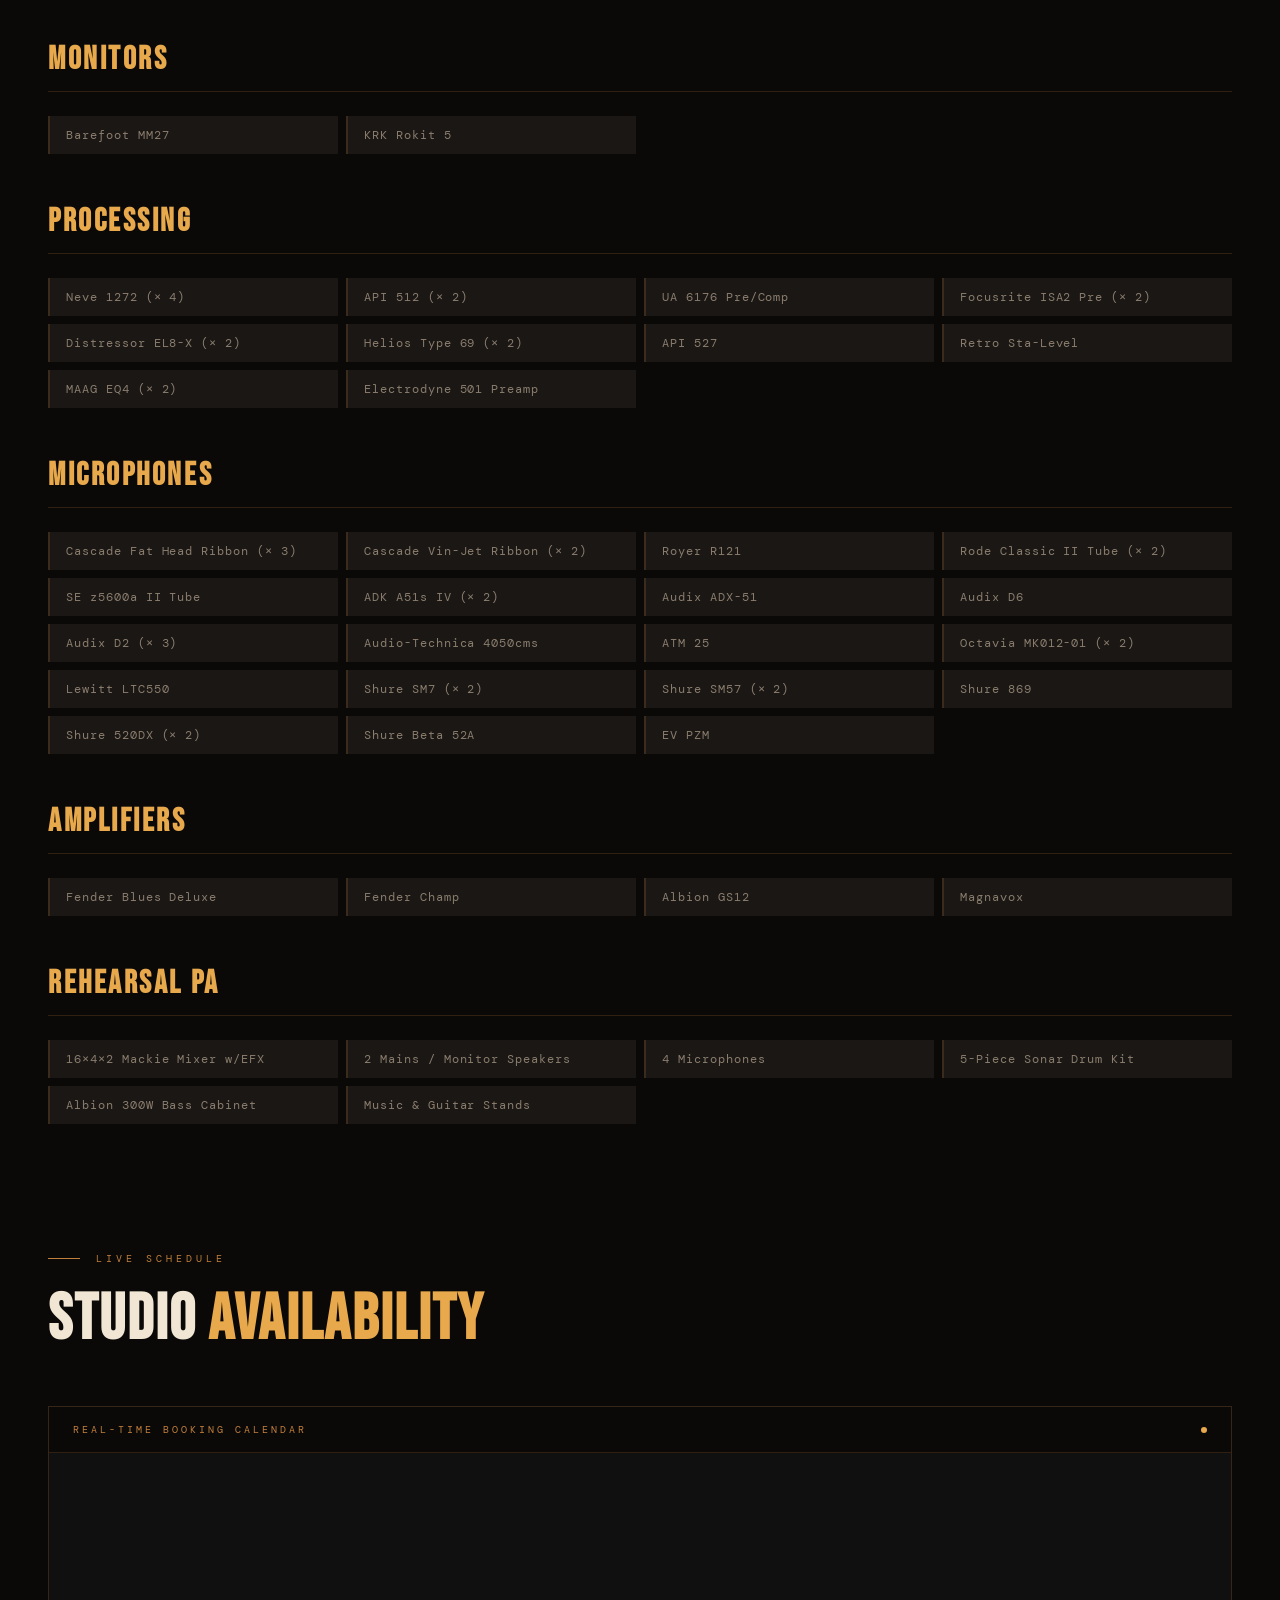
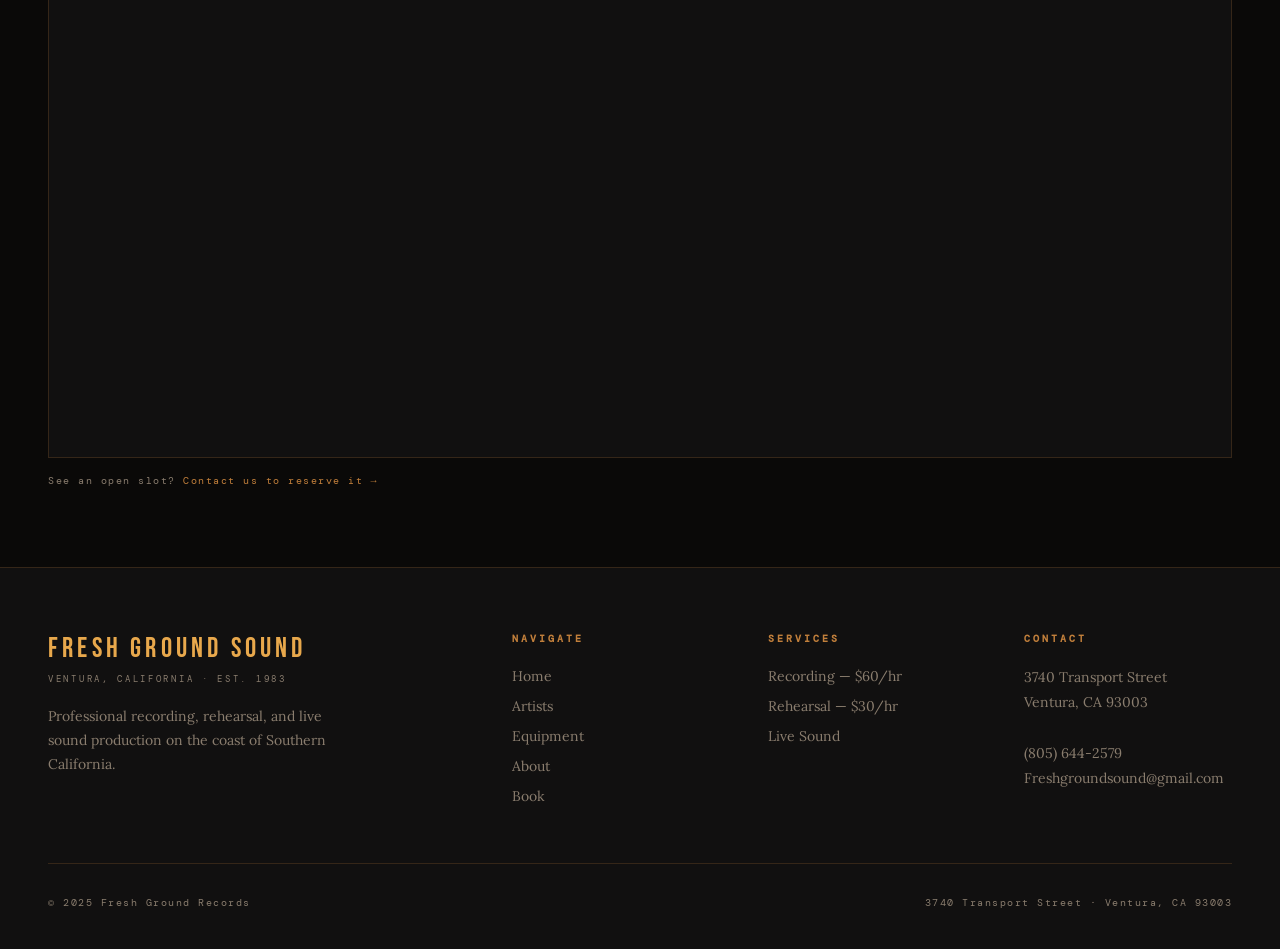
<file: equipment.html>
<!DOCTYPE html>
<html lang="en">
<head>
<meta charset="UTF-8">
<meta name="viewport" content="width=device-width, initial-scale=1.0">
<title>Equipment & Rates — Fresh Ground Sound</title>
<link rel="stylesheet" href="assets/style.css">
<style>
/* Page header override — dark photo background */
.page-header{height:50vh;position:relative;display:flex;align-items:flex-end;padding:0 48px 80px;background:var(--deep);overflow:hidden;}
.page-header::before{content:'';position:absolute;inset:0;background:linear-gradient(to top,rgba(10,9,8,.95) 0%,rgba(10,9,8,.4) 100%);z-index:1;}
.page-header-bg{position:absolute;inset:0;background:url('photos/carousel-1-console.jpg') center/cover no-repeat;filter:brightness(.35);}
.page-header h1,.page-header .page-header-label{position:relative;z-index:2;}
.gear-section { padding: 0 48px 80px; }
.gear-section h3 {
  font-family: 'Bebas Neue', sans-serif;
  font-size: 32px;
  letter-spacing: 0.08em;
  color: var(--amber);
  margin-bottom: 24px;
  padding-bottom: 12px;
  border-bottom: 1px solid var(--hairline);
}
.gear-list {
  display: grid;
  grid-template-columns: repeat(auto-fill, minmax(280px, 1fr));
  gap: 8px;
  margin-bottom: 48px;
}
.gear-item {
  font-family: 'DM Mono', monospace;
  font-size: 12px;
  letter-spacing: 0.08em;
  color: var(--muted);
  padding: 10px 16px;
  background: var(--warm-dark);
  border-left: 2px solid var(--hairline);
  transition: border-color 0.3s, color 0.3s;
  line-height: 1.5;
}
.gear-item:hover { border-color: var(--tape); color: var(--cream); }

.rates-grid {
  display: grid;
  grid-template-columns: repeat(2, 1fr);
  gap: 32px;
  padding: 0 48px 80px;
}
.rate-block {
  background: var(--warm-dark);
  border: 1px solid var(--hairline);
  padding: 40px;
}
.rate-block h3 {
  font-family: 'Bebas Neue', sans-serif;
  font-size: 36px;
  letter-spacing: 0.06em;
  color: var(--cream);
  margin-bottom: 8px;
}
.rate-block .big-rate {
  font-family: 'Bebas Neue', sans-serif;
  font-size: 56px;
  color: var(--amber);
  line-height: 1;
  margin-bottom: 24px;
}
.rate-block ul {
  list-style: none;
  margin-bottom: 24px;
}
.rate-block ul li {
  font-family: 'DM Mono', monospace;
  font-size: 11px;
  letter-spacing: 0.12em;
  color: var(--muted);
  padding: 8px 0;
  border-bottom: 1px solid var(--hairline);
  display: flex;
  justify-content: space-between;
}
.rate-block ul li span { color: var(--cream); }
.rate-note {
  font-size: 13px;
  color: var(--muted);
  font-style: italic;
  line-height: 1.7;
}

.room-dims {
  padding: 0 48px 80px;
}
.dims-grid {
  display: grid;
  grid-template-columns: repeat(4, 1fr);
  gap: 1px;
  background: var(--hairline);
  border: 1px solid var(--hairline);
  margin-top: 32px;
}
.dim-card {
  background: var(--black);
  padding: 32px 24px;
  text-align: center;
}
.dim-card .room-name {
  font-family: 'DM Mono', monospace;
  font-size: 9px;
  letter-spacing: 0.3em;
  color: var(--tape);
  text-transform: uppercase;
  margin-bottom: 12px;
}
.dim-card .room-size {
  font-family: 'Bebas Neue', sans-serif;
  font-size: 28px;
  color: var(--cream);
  letter-spacing: 0.05em;
}

.calendar-section {
  padding: 0 48px 80px;
}
.calendar-full-wrap {
  background: var(--deep);
  border: 1px solid var(--hairline);
}
.calendar-full-wrap .calendar-header {
  padding: 16px 24px;
  background: var(--black);
  border-bottom: 1px solid var(--hairline);
  display: flex;
  align-items: center;
  justify-content: space-between;
}
.calendar-full-wrap .calendar-header span {
  font-family: 'DM Mono', monospace;
  font-size: 10px;
  letter-spacing: 0.3em;
  color: var(--tape);
  text-transform: uppercase;
}
.cal-dot { width: 6px; height: 6px; border-radius: 50%; background: var(--amber); animation: blink 2s infinite; }
@keyframes blink { 0%,100%{opacity:1;} 50%{opacity:0.3;} }
.calendar-full-wrap iframe {
  width: 100%;
  height: 600px;
  border: none;
  filter: invert(1) hue-rotate(180deg) brightness(0.85) saturate(0.7);
}
@media(max-width:768px){
  .page-header{padding:0 24px 60px;height:40vh;}
  .rates-grid { grid-template-columns: 1fr; padding: 0 24px 60px; }
  .gear-section { padding: 0 24px 60px; }
  .dims-grid { grid-template-columns: repeat(2,1fr); }
  .calendar-section { padding: 0 24px 60px; }
  .room-dims { padding: 0 24px 60px; }
}
</style>
</head>
<body>
<div class="cursor"></div>
<div class="cursor-ring"></div>

<nav>
  <a href="index.html" class="nav-logo">Fresh Ground Sound<span>Ventura, California</span></a>
  <ul class="nav-links">
    <li><a href="index.html">Home</a></li>
    <li><a href="artists.html">Artists</a></li>
    <li><a href="gallery.html">Gallery</a></li>
    <li><a href="equipment.html">Equipment</a></li>
    <li><a href="about.html">About</a></li>
    <li><a href="contact.html">Book a Session</a></li>
  </ul>
  <a href="tel:8056442579" class="nav-phone">(805) 644-2579</a>
</nav>

<div class="page-header">
  <div class="page-header-bg"></div>
  <div>
  <div class="page-header-label">The Arsenal</div>
  <h1>Gear &<br><span class="accent">Rates</span></h1>
  </div>
</div>

<!-- Rates -->
<div class="rates-grid" style="padding-top:80px">
  <div class="rate-block reveal" id="recording">
    <div class="section-label">Studio A</div>
    <h3>Recording</h3>
    <div class="big-rate">$60<span style="font-size:24px;color:var(--muted)">/hr</span></div>
    <ul>
      <li>Tracking & Overdubbing <span>Included</span></li>
      <li>Mixing <span>Included</span></li>
      <li>Assistant Engineer <span>Included</span></li>
      <li>Producer <span>Not included</span></li>
      <li>Project / Block Rates <span>Inquire</span></li>
    </ul>
    <p class="rate-note">Contact us about project and block rate packages — significant savings available for longer bookings.</p>
    <br>
    <a href="contact.html" class="btn-primary">Book Recording</a>
  </div>

  <div class="rate-block reveal" style="transition-delay:.15s" id="rehearsal">
    <div class="section-label">Rehearsal Room</div>
    <h3>Rehearsal</h3>
    <div class="big-rate">$30<span style="font-size:24px;color:var(--muted)">/hr</span></div>
    <ul>
      <li>3 Hours (minimum weeknights) <span>$90</span></li>
      <li>4 Hours <span>$110</span></li>
      <li>5 Hours <span>$130</span></li>
      <li>Day Lockout (12 hrs) <span>$240</span></li>
      <li>Available Hours <span>11am – 10pm</span></li>
    </ul>
    <p class="rate-note"><strong style="color:var(--cream)">Cancellation:</strong> 48-hour notice required or payment in full is due. Drum kit included — bring your own cymbals, snare, kick pedal, and throne.</p>
    <br>
    <a href="contact.html" class="btn-primary">Book Rehearsal</a>
  </div>
</div>

<!-- Studio Dimensions -->
<div class="room-dims">
  <div class="section-label reveal">Studio Layout</div>
  <div class="dims-grid reveal" style="transition-delay:.1s">
    <div class="dim-card"><div class="room-name">Tracking & Mixing</div><div class="room-size">16' × 20' × 16'</div></div>
    <div class="dim-card"><div class="room-name">Vocal Room</div><div class="room-size">4' × 10'</div></div>
    <div class="dim-card"><div class="room-name">Piano Room</div><div class="room-size">16' × 10'</div></div>
    <div class="dim-card"><div class="room-name">Lobby</div><div class="room-size">8' × 16'</div></div>
  </div>
</div>

<!-- Gear -->
<div class="gear-section">
  <div class="section-label reveal">Signal Chain</div>

  <h3 class="reveal">Recording System</h3>
  <div class="gear-list reveal">
    <div class="gear-item">SSL-XL Console</div>
    <div class="gear-item">Chandler 16 Mixer</div>
    <div class="gear-item">Pro Tools 12</div>
    <div class="gear-item">Lynx HiLo</div>
    <div class="gear-item">Lynx Aurora n 16HD</div>
    <div class="gear-item">Universal Audio UAD-2 Satellite TB3 — Octo Core</div>
  </div>

  <h3 class="reveal">Monitors</h3>
  <div class="gear-list reveal">
    <div class="gear-item">Barefoot MM27</div>
    <div class="gear-item">KRK Rokit 5</div>
  </div>

  <h3 class="reveal">Processing</h3>
  <div class="gear-list reveal">
    <div class="gear-item">Neve 1272 (× 4)</div>
    <div class="gear-item">API 512 (× 2)</div>
    <div class="gear-item">UA 6176 Pre/Comp</div>
    <div class="gear-item">Focusrite ISA2 Pre (× 2)</div>
    <div class="gear-item">Distressor EL8-X (× 2)</div>
    <div class="gear-item">Helios Type 69 (× 2)</div>
    <div class="gear-item">API 527</div>
    <div class="gear-item">Retro Sta-Level</div>
    <div class="gear-item">MAAG EQ4 (× 2)</div>
    <div class="gear-item">Electrodyne 501 Preamp</div>
  </div>

  <h3 class="reveal">Microphones</h3>
  <div class="gear-list reveal">
    <div class="gear-item">Cascade Fat Head Ribbon (× 3)</div>
    <div class="gear-item">Cascade Vin-Jet Ribbon (× 2)</div>
    <div class="gear-item">Royer R121</div>
    <div class="gear-item">Rode Classic II Tube (× 2)</div>
    <div class="gear-item">SE z5600a II Tube</div>
    <div class="gear-item">ADK A51s IV (× 2)</div>
    <div class="gear-item">Audix ADX-51</div>
    <div class="gear-item">Audix D6</div>
    <div class="gear-item">Audix D2 (× 3)</div>
    <div class="gear-item">Audio-Technica 4050cms</div>
    <div class="gear-item">ATM 25</div>
    <div class="gear-item">Octavia MK012-01 (× 2)</div>
    <div class="gear-item">Lewitt LTC550</div>
    <div class="gear-item">Shure SM7 (× 2)</div>
    <div class="gear-item">Shure SM57 (× 2)</div>
    <div class="gear-item">Shure 869</div>
    <div class="gear-item">Shure 520DX (× 2)</div>
    <div class="gear-item">Shure Beta 52A</div>
    <div class="gear-item">EV PZM</div>
  </div>

  <h3 class="reveal">Amplifiers</h3>
  <div class="gear-list reveal">
    <div class="gear-item">Fender Blues Deluxe</div>
    <div class="gear-item">Fender Champ</div>
    <div class="gear-item">Albion GS12</div>
    <div class="gear-item">Magnavox</div>
  </div>

  <h3 class="reveal">Rehearsal PA</h3>
  <div class="gear-list reveal">
    <div class="gear-item">16×4×2 Mackie Mixer w/EFX</div>
    <div class="gear-item">2 Mains / Monitor Speakers</div>
    <div class="gear-item">4 Microphones</div>
    <div class="gear-item">5-Piece Sonar Drum Kit</div>
    <div class="gear-item">Albion 300W Bass Cabinet</div>
    <div class="gear-item">Music & Guitar Stands</div>
  </div>
</div>

<!-- Calendar -->
<div class="calendar-section">
  <div class="section-label reveal">Live Schedule</div>
  <h2 class="section-title reveal">Studio <span class="accent">Availability</span></h2>
  <div class="calendar-full-wrap reveal" style="transition-delay:.1s">
    <div class="calendar-header">
      <span>Real-Time Booking Calendar</span>
      <div class="cal-dot"></div>
    </div>
    <iframe
      src="https://www.google.com/calendar/embed?src=freshgroundrecords@gmail.com&ctz=America/Los_Angeles&showTitle=0&showNav=1&showDate=1&showPrint=0&showTabs=0&showCalendars=0&mode=MONTH&bgcolor=%230a0908"
      title="Studio Availability Calendar"
      frameborder="0"
      scrolling="no">
    </iframe>
  </div>
  <p style="font-family:'DM Mono',monospace;font-size:10px;letter-spacing:0.15em;color:var(--muted);margin-top:16px;">
    See an open slot? <a href="contact.html" style="color:var(--tape);text-decoration:none;">Contact us to reserve it →</a>
  </p>
</div>

<footer>
  <div class="footer-grid">
    <div class="footer-brand"><div class="logo">Fresh Ground Sound</div><div class="tagline">Ventura, California · Est. 1983</div><p>Professional recording, rehearsal, and live sound production on the coast of Southern California.</p></div>
    <div class="footer-col"><h4>Navigate</h4><ul><li><a href="index.html">Home</a></li><li><a href="artists.html">Artists</a></li><li><a href="equipment.html">Equipment</a></li><li><a href="about.html">About</a></li><li><a href="contact.html">Book</a></li></ul></div>
    <div class="footer-col"><h4>Services</h4><ul><li><a href="#recording">Recording — $60/hr</a></li><li><a href="#rehearsal">Rehearsal — $30/hr</a></li><li><a href="contact.html">Live Sound</a></li></ul></div>
    <div class="footer-col"><h4>Contact</h4><p>3740 Transport Street<br>Ventura, CA 93003<br><br><a href="tel:8056442579">(805) 644-2579</a><br><a href="mailto:Freshgroundsound@gmail.com">Freshgroundsound@gmail.com</a></p></div>
  </div>
  <div class="footer-bottom"><p>© 2025 Fresh Ground Records</p><p>3740 Transport Street · Ventura, CA 93003</p></div>
</footer>
<script src="assets/nav.js"></script>
</body>
</html>
</file>
<file: assets/style.css>
/* ============================================
   FRESH GROUND SOUND — Global Styles
   Dark Analog Warmth / Ventura Coast Recording
   ============================================ */

@import url('https://fonts.googleapis.com/css2?family=Bebas+Neue&family=DM+Serif+Display:ital@0;1&family=DM+Mono:wght@300;400&family=Lora:ital,wght@0,400;0,500;1,400&display=swap');

:root {
  --black:      #0a0908;
  --deep:       #111010;
  --warm-dark:  #1a1714;
  --tape:       #c17f3b;
  --amber:      #e8a84c;
  --cream:      #f0e6d3;
  --muted:      #8a7d6e;
  --hairline:   rgba(193,127,59,0.2);
  --glow:       rgba(232,168,76,0.08);
  --red:        #c0392b;
}

* { margin: 0; padding: 0; box-sizing: border-box; }
html { scroll-behavior: smooth; }

body {
  background: var(--black);
  color: var(--cream);
  font-family: 'Lora', serif;
  overflow-x: hidden;
  cursor: none;
}

/* ── Grain Overlay ── */
body::before {
  content: '';
  position: fixed;
  inset: 0;
  background-image: url("data:image/svg+xml,%3Csvg viewBox='0 0 256 256' xmlns='http://www.w3.org/2000/svg'%3E%3Cfilter id='noise'%3E%3CfeTurbulence type='fractalNoise' baseFrequency='0.9' numOctaves='4' stitchTiles='stitch'/%3E%3C/filter%3E%3Crect width='100%25' height='100%25' filter='url(%23noise)' opacity='0.04'/%3E%3C/svg%3E");
  pointer-events: none;
  z-index: 1000;
  opacity: 0.45;
}

/* ── Custom Cursor ── */
.cursor {
  width: 8px; height: 8px;
  background: var(--amber);
  border-radius: 50%;
  position: fixed;
  pointer-events: none;
  z-index: 9999;
  transform: translate(-50%, -50%);
  transition: width 0.2s, height 0.2s;
  mix-blend-mode: difference;
}
.cursor-ring {
  width: 32px; height: 32px;
  border: 1px solid var(--tape);
  border-radius: 50%;
  position: fixed;
  pointer-events: none;
  z-index: 9998;
  transform: translate(-50%, -50%);
  transition: transform 0.12s ease, width 0.3s, height 0.3s, opacity 0.3s;
  opacity: 0.6;
}

/* ── Navigation ── */
nav {
  position: fixed;
  top: 0; left: 0; right: 0;
  z-index: 500;
  padding: 30px 56px;
  display: flex;
  justify-content: space-between;
  align-items: center;
  background: linear-gradient(to bottom, rgba(10,9,8,0.97) 0%, transparent 100%);
  backdrop-filter: blur(4px);
  border-bottom: 1px solid transparent;
  transition: border-color 0.3s;
}
nav.scrolled {
  border-bottom-color: var(--hairline);
  background: rgba(10,9,8,0.97);
}

.nav-logo {
  font-family: 'Bebas Neue', sans-serif;
  font-size: 26px;
  letter-spacing: 0.15em;
  color: var(--amber);
  text-decoration: none;
  display: flex;
  flex-direction: column;
  line-height: 1;
}
.nav-logo span {
  font-family: 'DM Mono', monospace;
  font-size: 10px;
  letter-spacing: 0.35em;
  color: var(--muted);
  font-weight: 300;
  margin-top: 4px;
}

.nav-links {
  display: flex;
  gap: 44px;
  list-style: none;
}
.nav-links a {
  font-family: 'DM Mono', monospace;
  font-size: 14px;
  letter-spacing: 0.25em;
  color: var(--muted);
  text-decoration: none;
  text-transform: uppercase;
  transition: color 0.3s;
  position: relative;
}
.nav-links a::after {
  content: '';
  position: absolute;
  bottom: -4px; left: 0; right: 0;
  height: 1px;
  background: var(--amber);
  transform: scaleX(0);
  transition: transform 0.3s ease;
  transform-origin: left;
}
.nav-links a:hover,
.nav-links a.active { color: var(--cream); }
.nav-links a:hover::after,
.nav-links a.active::after { transform: scaleX(1); }

.nav-phone {
  font-family: 'DM Mono', monospace;
  font-size: 15px;
  letter-spacing: 0.1em;
  color: var(--tape);
  text-decoration: none;
  transition: color 0.3s;
}
.nav-phone:hover { color: var(--amber); }

/* ── Page Header (inner pages) ── */
.page-header {
  padding: 160px 48px 80px;
  border-bottom: 1px solid var(--hairline);
  position: relative;
  overflow: hidden;
}
.page-header::before {
  content: '';
  position: absolute;
  inset: 0;
  background: radial-gradient(ellipse 60% 80% at 80% 50%, var(--glow), transparent);
}
.page-header-label {
  font-family: 'DM Mono', monospace;
  font-size: 10px;
  letter-spacing: 0.4em;
  color: var(--tape);
  text-transform: uppercase;
  margin-bottom: 20px;
  display: flex;
  align-items: center;
  gap: 16px;
}
.page-header-label::before {
  content: '';
  display: block;
  width: 32px; height: 1px;
  background: var(--tape);
}
.page-header h1 {
  font-family: 'Bebas Neue', sans-serif;
  font-size: clamp(52px, 8vw, 100px);
  letter-spacing: 0.03em;
  line-height: 0.9;
  color: var(--cream);
  position: relative;
}
.page-header h1 .accent { color: var(--amber); }

/* ── Section Wrapper ── */
.section {
  padding: 96px 48px;
}
.section-label {
  font-family: 'DM Mono', monospace;
  font-size: 10px;
  letter-spacing: 0.4em;
  color: var(--tape);
  text-transform: uppercase;
  margin-bottom: 16px;
  display: flex;
  align-items: center;
  gap: 16px;
}
.section-label::before {
  content: '';
  display: block;
  width: 32px; height: 1px;
  background: var(--tape);
}
.section-title {
  font-family: 'Bebas Neue', sans-serif;
  font-size: clamp(36px, 5vw, 64px);
  letter-spacing: 0.03em;
  color: var(--cream);
  margin-bottom: 48px;
}
.section-title .accent { color: var(--amber); }

/* ── Divider ── */
.divider {
  border: none;
  border-top: 1px solid var(--hairline);
  margin: 0;
}

/* ── Buttons ── */
.btn-primary {
  font-family: 'DM Mono', monospace;
  font-size: 11px;
  letter-spacing: 0.25em;
  text-transform: uppercase;
  color: var(--black);
  background: var(--amber);
  padding: 14px 32px;
  text-decoration: none;
  display: inline-block;
  transition: background 0.3s, transform 0.2s;
  border: none;
  cursor: none;
}
.btn-primary:hover { background: var(--cream); transform: translateY(-2px); }

.btn-ghost {
  font-family: 'DM Mono', monospace;
  font-size: 11px;
  letter-spacing: 0.25em;
  text-transform: uppercase;
  color: var(--tape);
  text-decoration: none;
  display: inline-flex;
  align-items: center;
  gap: 10px;
  transition: color 0.3s;
  background: none;
  border: none;
  cursor: none;
}
.btn-ghost:hover { color: var(--cream); }
.btn-ghost::after { content: '→'; }

/* ── Footer ── */
footer {
  background: var(--deep);
  border-top: 1px solid var(--hairline);
  padding: 64px 48px 40px;
}
.footer-grid {
  display: grid;
  grid-template-columns: 2fr 1fr 1fr 1fr;
  gap: 48px;
  margin-bottom: 48px;
}
.footer-brand .logo {
  font-family: 'Bebas Neue', sans-serif;
  font-size: 28px;
  letter-spacing: 0.15em;
  color: var(--amber);
  margin-bottom: 8px;
}
.footer-brand .tagline {
  font-family: 'DM Mono', monospace;
  font-size: 9px;
  letter-spacing: 0.3em;
  color: var(--muted);
  text-transform: uppercase;
  margin-bottom: 20px;
}
.footer-brand p {
  font-size: 14px;
  line-height: 1.7;
  color: var(--muted);
  max-width: 280px;
}
.footer-col h4 {
  font-family: 'DM Mono', monospace;
  font-size: 10px;
  letter-spacing: 0.3em;
  color: var(--tape);
  text-transform: uppercase;
  margin-bottom: 20px;
}
.footer-col ul { list-style: none; }
.footer-col ul li { margin-bottom: 10px; }
.footer-col ul li a {
  font-family: 'Lora', serif;
  font-size: 14px;
  color: var(--muted);
  text-decoration: none;
  transition: color 0.3s;
}
.footer-col ul li a:hover { color: var(--cream); }
.footer-col p {
  font-size: 14px;
  color: var(--muted);
  line-height: 1.8;
}
.footer-col a {
  color: var(--muted);
  text-decoration: none;
  transition: color 0.3s;
}
.footer-col a:hover { color: var(--amber); }
.footer-bottom {
  display: flex;
  justify-content: space-between;
  align-items: center;
  padding-top: 32px;
  border-top: 1px solid var(--hairline);
}
.footer-bottom p {
  font-family: 'DM Mono', monospace;
  font-size: 10px;
  letter-spacing: 0.15em;
  color: var(--muted);
}

/* ── Animations ── */
@keyframes fadeUp {
  from { opacity: 0; transform: translateY(24px); }
  to   { opacity: 1; transform: translateY(0); }
}
@keyframes fadeIn {
  from { opacity: 0; }
  to   { opacity: 1; }
}

.reveal {
  opacity: 0;
  transform: translateY(32px);
  transition: opacity 0.7s ease, transform 0.7s ease;
}
.reveal.visible {
  opacity: 1;
  transform: translateY(0);
}

/* ── Hamburger Button ── */
.nav-hamburger {
  display: none;
  flex-direction: column;
  justify-content: center;
  gap: 5px;
  background: none;
  border: none;
  padding: 6px;
  cursor: none;
  z-index: 501;
  position: relative;
}
.nav-hamburger span {
  display: block;
  width: 22px;
  height: 1px;
  background: var(--amber);
  transform-origin: center;
  transition: transform 0.35s cubic-bezier(0.76, 0, 0.24, 1), opacity 0.25s ease;
}
.nav-hamburger.is-open span:nth-child(1) { transform: translateY(6px) rotate(45deg); }
.nav-hamburger.is-open span:nth-child(2) { opacity: 0; transform: scaleX(0); }
.nav-hamburger.is-open span:nth-child(3) { transform: translateY(-6px) rotate(-45deg); }

/* ── Mobile Nav Overlay ── */
.mobile-nav-overlay {
  position: fixed;
  inset: 0;
  background: var(--black);
  z-index: 490;
  display: flex;
  flex-direction: column;
  justify-content: center;
  align-items: center;
  padding: 80px 48px 48px;
  opacity: 0;
  pointer-events: none;
  transition: opacity 0.4s ease;
}
.mobile-nav-overlay.is-open {
  opacity: 1;
  pointer-events: all;
}
.mobile-nav-links {
  list-style: none;
  text-align: center;
  width: 100%;
}
.mobile-nav-links li {
  overflow: hidden;
  border-bottom: 1px solid var(--hairline);
}
.mobile-nav-links li:first-child { border-top: 1px solid var(--hairline); }
.mobile-nav-links li a {
  font-family: 'Bebas Neue', sans-serif;
  font-size: clamp(38px, 9vw, 52px);
  letter-spacing: 0.06em;
  color: var(--muted);
  text-decoration: none;
  display: block;
  padding: 14px 0;
  transform: translateY(110%);
  transition: transform 0.5s cubic-bezier(0.76, 0, 0.24, 1), color 0.3s;
}
.mobile-nav-overlay.is-open .mobile-nav-links li a { transform: translateY(0); }
.mobile-nav-links li:nth-child(1) a { transition-delay: 0.06s; }
.mobile-nav-links li:nth-child(2) a { transition-delay: 0.11s; }
.mobile-nav-links li:nth-child(3) a { transition-delay: 0.16s; }
.mobile-nav-links li:nth-child(4) a { transition-delay: 0.21s; }
.mobile-nav-links li:nth-child(5) a { transition-delay: 0.26s; }
.mobile-nav-links li a:hover { color: var(--cream); }
.mobile-nav-links li a.active { color: var(--amber); }
.mobile-nav-phone-link {
  font-family: 'DM Mono', monospace;
  font-size: 13px;
  letter-spacing: 0.2em;
  color: var(--tape);
  text-decoration: none;
  margin-top: 36px;
  opacity: 0;
  transition: opacity 0.4s ease 0.32s, color 0.3s;
}
.mobile-nav-overlay.is-open .mobile-nav-phone-link { opacity: 1; }
.mobile-nav-phone-link:hover { color: var(--amber); }

/* ── Mobile ── */
@media (max-width: 768px) {
  nav { padding: 20px 24px; }
  .nav-links { display: none; }
  .nav-hamburger { display: flex; }
  .section { padding: 64px 24px; }
  .page-header { padding: 120px 24px 60px; }
  .footer-grid { grid-template-columns: 1fr; gap: 32px; }
  .footer-bottom { flex-direction: column; gap: 12px; text-align: center; }
}
@media (min-width: 769px) {
  .nav-hamburger { display: none !important; }
  .mobile-nav-overlay { display: none !important; }
}
</file>
